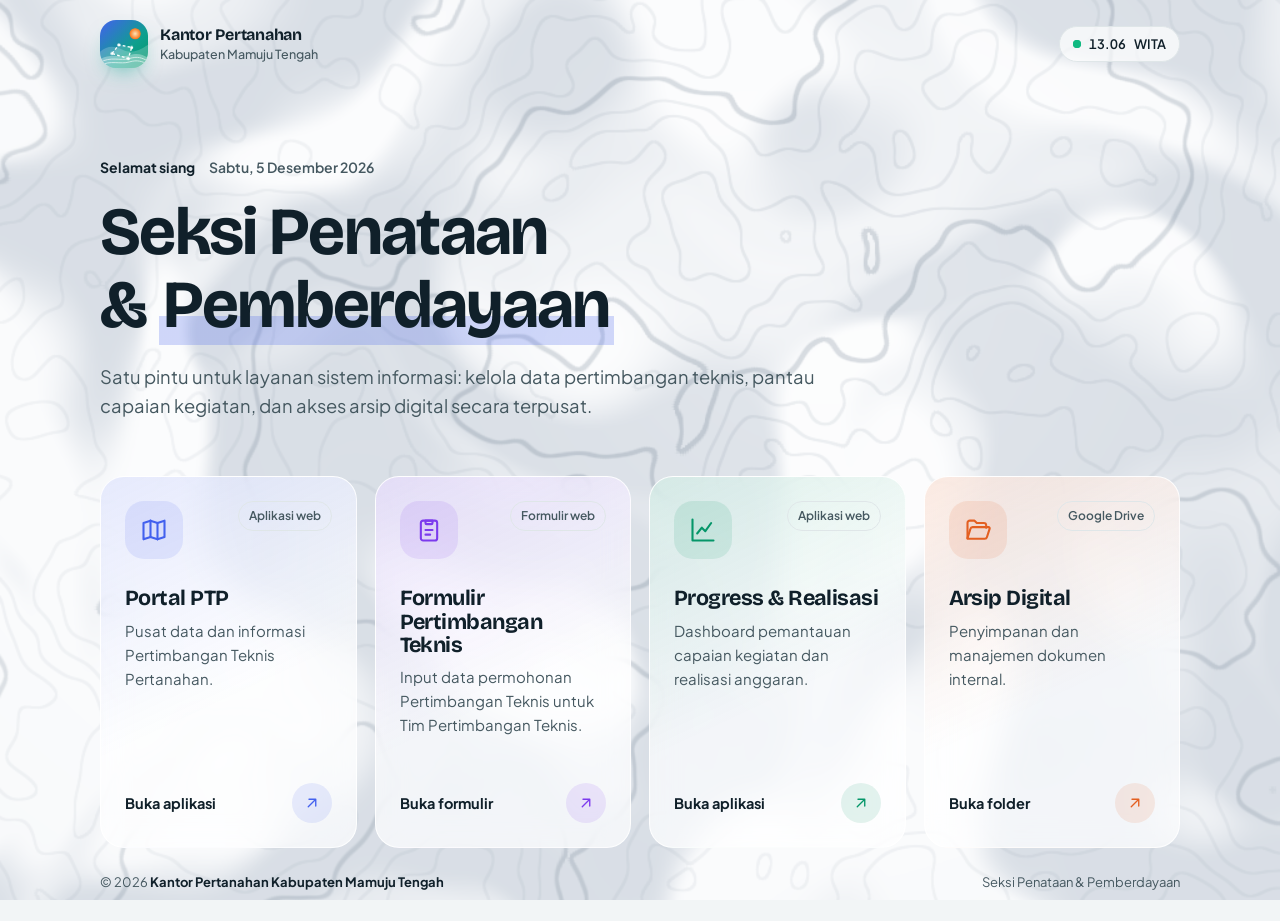
<file: seksi3-hub/index.html>
<!DOCTYPE html>
<html lang="id">

<head>
    <meta charset="UTF-8">
    <meta name="viewport" content="width=device-width, initial-scale=1, viewport-fit=cover">
    <title>Portal Seksi Penataan & Pemberdayaan | Kantah Kab Mamuju Tengah</title>
    <meta name="description"
        content="Portal layanan terpadu Seksi Penataan dan Pemberdayaan, Kantor Pertanahan Kabupaten Mamuju Tengah: pertimbangan teknis, pemantauan realisasi, dan arsip digital.">
    <meta name="theme-color" content="#f2f5f6" media="(prefers-color-scheme: light)">
    <meta name="theme-color" content="#0c1216" media="(prefers-color-scheme: dark)">
    <link rel="icon"
        href="data:image/svg+xml,%3Csvg xmlns='http://www.w3.org/2000/svg' viewBox='0 0 100 100'%3E%3Ctext y='.9em' font-size='90'%3E%F0%9F%8F%9B%EF%B8%8F%3C/text%3E%3C/svg%3E">
    <link rel="preconnect" href="https://fonts.googleapis.com">
    <link rel="preconnect" href="https://fonts.gstatic.com" crossorigin>
    <link
        href="https://fonts.googleapis.com/css2?family=Bricolage+Grotesque:opsz,wght@12..96,600;12..96,700&family=Plus+Jakarta+Sans:wght@400;500;600;700&display=swap"
        rel="stylesheet">
    <style>
        :root {
            --glass: rgba(255, 255, 255, .7);
            --glass-line: rgba(255, 255, 255, .85);
            --a: .42;
            --bg: #f2f5f6;
            --card: #fff;
            --line: #dfe6e8;
            --ink: #10202a;
            --mut: #455860;
            --grid: rgba(16, 32, 42, .045)
        }

        @media(prefers-color-scheme:dark) {
            :root {
                --glass: rgba(19, 27, 33, .62);
                --glass-line: rgba(255, 255, 255, .09);
                --a: .34;
                --bg: #0c1216;
                --card: #131b21;
                --line: #233038;
                --ink: #eaf1f0;
                --mut: #8fa1a6;
                --grid: rgba(255, 255, 255, .04)
            }
        }

        * {
            box-sizing: border-box;
            margin: 0
        }

        html {
            -webkit-text-size-adjust: 100%
        }

        body {
            min-height: 100vh;
            min-height: 100dvh;
            display: flex;
            flex-direction: column;
            font: 16px/1.6 'Plus Jakarta Sans', system-ui, sans-serif;
            color: var(--ink);
            background: var(--bg);
            -webkit-font-smoothing: antialiased
        }

        ::selection {
            background: #4361EE;
            color: #fff
        }

        h1,
        h2 {
            font-family: 'Bricolage Grotesque', 'Plus Jakarta Sans', sans-serif;
            letter-spacing: -.025em;
            line-height: 1.08
        }

        .sr {
            position: absolute;
            width: 1px;
            height: 1px;
            overflow: hidden;
            clip: rect(0 0 0 0);
            white-space: nowrap
        }

        svg.i {
            width: 1em;
            height: 1em;
            fill: none;
            stroke: currentColor;
            stroke-width: 1.8;
            stroke-linecap: round;
            stroke-linejoin: round;
            flex: none
        }

        /* Latar: grid halus + dua cahaya lembut */
        .bg {
            position: fixed;
            inset: 0;
            z-index: -1;
            pointer-events: none;
            overflow: hidden;
            background-image: linear-gradient(90deg, var(--grid) 1px, transparent 1px), linear-gradient(var(--grid) 1px, transparent 1px);
            background-size: 48px 48px;
            -webkit-mask-image: radial-gradient(ellipse 80% 70% at 50% 0, #000 30%, transparent 80%);
            mask-image: radial-gradient(ellipse 80% 70% at 50% 0, #000 30%, transparent 80%)
        }

        .aurora {
            position: fixed;
            inset: -12%;
            z-index: -2;
            pointer-events: none;
            transform: translate3d(var(--px, 0px), var(--py, 0px), 0);
            transition: transform .9s cubic-bezier(.2, .8, .2, 1)
        }

        .blob {
            position: absolute;
            width: min(78vw, 740px);
            aspect-ratio: 1;
            border-radius: 50%;
            background: radial-gradient(circle, rgb(var(--c)/calc(var(--m, 1)*var(--a))) 0, transparent 66%);
            will-change: transform;
            animation: fa var(--t, 20s) ease-in-out infinite alternate
        }

        .b1 {
            --c: 148 163 184;
            top: 2%;
            left: -4%
        }

        .b2 {
            --c: 203 213 225;
            top: -2%;
            right: -6%;
            --t: 26s;
            animation-name: fb
        }

        .b3 {
            --c: 148 163 184;
            top: 40%;
            left: 32%;
            --t: 23s;
            animation-name: fc;
            width: min(62vw, 560px)
        }

        .b4 {
            --c: 203 213 225;
            bottom: -2%;
            left: -6%;
            --t: 29s;
            animation-name: fb;
            --m: .85
        }

        .b5 {
            --c: 148 163 184;
            bottom: -6%;
            right: -4%;
            --t: 21s;
            animation-name: fa;
            --m: .8
        }

        /* Top bar */
        .wrap {
            width: 100%;
            max-width: 1120px;
            margin: 0 auto;
            padding: 0 20px
        }

        .bar {
            display: flex;
            align-items: center;
            justify-content: space-between;
            gap: 12px;
            padding-top: max(20px, env(safe-area-inset-top))
        }

        .brand {
            display: flex;
            align-items: center;
            gap: 12px;
            min-width: 0
        }

        .logo {
            display: block;
            width: 48px;
            height: 48px;
            border-radius: 16px;
            flex: none;
            box-shadow: 0 10px 22px -10px rgba(14, 159, 142, .75), 0 0 0 1px rgba(255, 255, 255, .35) inset;
            animation: logoin .9s cubic-bezier(.3, 1.5, .5, 1) both;
            transition: transform .45s cubic-bezier(.3, 1.6, .5, 1)
        }

        .logo svg {
            display: block;
            width: 100%;
            height: 100%;
            border-radius: inherit
        }

        .brand:hover .logo {
            transform: rotate(-6deg) scale(1.08)
        }

        .sun {
            transform-box: fill-box;
            transform-origin: center;
            animation: sun 5s ease-in-out infinite alternate;
            transition: transform .6s cubic-bezier(.3, 1.4, .5, 1)
        }

        .halo {
            transform-box: fill-box;
            transform-origin: center;
            animation: halo 2.8s ease-out infinite
        }

        .parcel {
            stroke-dasharray: 3.2 2.6;
            animation: flow 1.8s linear infinite
        }

        .brand:hover .parcel {
            animation-duration: .6s
        }

        .brand:hover .sun {
            transform: translateY(-3px) scale(1.12)
        }

        .pts circle {
            transform-box: fill-box;
            transform-origin: center;
            animation: pop .5s cubic-bezier(.3, 1.7, .5, 1) both
        }

        .pts circle:nth-child(1) {
            animation-delay: .5s
        }

        .pts circle:nth-child(2) {
            animation-delay: .62s
        }

        .pts circle:nth-child(3) {
            animation-delay: .74s
        }

        .pts circle:nth-child(4) {
            animation-delay: .86s
        }

        .word b {
            display: block;
            font: 700 16px/1.15 'Bricolage Grotesque', 'Plus Jakarta Sans', sans-serif;
            letter-spacing: -.015em
        }

        .word span {
            display: block;
            margin-top: 2px;
            font-size: 12.5px;
            font-weight: 500;
            color: var(--mut);
            line-height: 1.2
        }

        .clock {
            display: inline-flex;
            align-items: center;
            gap: 8px;
            padding: 7px 13px;
            border: 1px solid var(--line);
            border-radius: 99px;
            background: var(--glass);
            -webkit-backdrop-filter: blur(12px);
            backdrop-filter: blur(12px);
            font-size: 13px;
            font-weight: 600;
            font-variant-numeric: tabular-nums;
            white-space: nowrap
        }

        .live {
            position: relative;
            width: 8px;
            height: 8px;
            border-radius: 50%;
            background: #10b981
        }

        .live::after {
            content: "";
            position: absolute;
            inset: 0;
            border-radius: 50%;
            background: inherit;
            animation: ping 1.8s cubic-bezier(0, 0, .2, 1) infinite
        }

        /* Hero */
        main {
            flex: 1;
            padding-bottom: 40px
        }

        .hero {
            padding: clamp(40px, 9vw, 88px) 0 clamp(32px, 6vw, 56px)
        }

        .greet {
            display: flex;
            flex-wrap: wrap;
            gap: 6px 14px;
            align-items: center;
            margin-bottom: 18px;
            font-size: 14px;
            font-weight: 600;
            color: var(--mut)
        }

        .greet b {
            color: var(--ink)
        }

        .hero h1 {
            font-size: clamp(2.3rem, 7vw, 4.2rem);
            max-width: 15ch;
            text-wrap: balance
        }

        .hero h1 span {
            background: linear-gradient(transparent 64%, rgba(67, 97, 238, .24) 64%);
            padding: 0 .06em
        }

        .lead {
            margin-top: 20px;
            max-width: 56ch;
            color: var(--mut);
            font-size: clamp(1rem, 2.4vw, 1.15rem)
        }

        /* Kartu aplikasi */
        .grid {
            display: grid;
            grid-template-columns: minmax(0, 1fr);
            gap: 16px
        }

        .card {
            --mx: 50%;
            --my: 0%;
            position: relative;
            isolation: isolate;
            display: flex;
            flex-direction: column;
            padding: 24px;
            border-radius: 24px;
            background: linear-gradient(155deg, rgb(var(--ac)/.13), transparent 58%), var(--glass);
            border: 1px solid var(--glass-line);
            -webkit-backdrop-filter: blur(14px) saturate(1.5);
            backdrop-filter: blur(14px) saturate(1.5);
            color: inherit;
            text-decoration: none;
            overflow: hidden;
            -webkit-tap-highlight-color: transparent;
            transition: transform .4s cubic-bezier(.2, .8, .2, 1), border-color .25s, box-shadow .4s
        }

        .card::before {
            content: "";
            position: absolute;
            inset: 0;
            z-index: -1;
            opacity: 0;
            transition: opacity .3s;
            background: radial-gradient(460px circle at var(--mx) var(--my), rgb(var(--ac)/.15), transparent 60%)
        }

        .card:hover,
        .card:focus-visible {
            transform: translateY(-5px);
            border-color: rgb(var(--ac)/.55);
            box-shadow: 0 22px 44px -22px rgb(var(--ac)/.5)
        }

        .card:hover::before,
        .card:focus-visible::before {
            opacity: 1
        }

        .card:active {
            transform: translateY(-1px) scale(.99)
        }

        .card:focus-visible {
            outline: 3px solid rgb(var(--ac)/.55);
            outline-offset: 3px
        }

        .top {
            display: flex;
            justify-content: space-between;
            align-items: flex-start;
            gap: 12px;
            margin-bottom: 28px
        }

        .chip {
            width: 58px;
            height: 58px;
            border-radius: 19px;
            display: grid;
            place-items: center;
            font-size: 28px;
            background: rgb(var(--ac)/.11);
            color: rgb(var(--ac));
            transition: transform .45s cubic-bezier(.3, 1.6, .5, 1)
        }

        .card:hover .chip {
            transform: rotate(-7deg) scale(1.08)
        }

        .meta {
            display: flex;
            flex-direction: column;
            align-items: flex-end;
            gap: 6px
        }

        .tag {
            display: inline-flex;
            align-items: center;
            gap: 6px;
            padding: 4px 10px;
            border: 1px solid var(--line);
            border-radius: 99px;
            font-size: 12px;
            font-weight: 600;
            color: var(--mut)
        }

        .last {
            padding: 3px 9px;
            border-radius: 99px;
            background: rgb(var(--ac)/.12);
            color: rgb(var(--ac));
            font-size: 11.5px;
            font-weight: 700;
            animation: pop .4s cubic-bezier(.3, 1.6, .5, 1)
        }

        .card h2 {
            font-size: 1.5rem;
            margin-bottom: 8px
        }

        .card p {
            flex: 1;
            color: var(--mut);
            font-size: 15px
        }

        .foot {
            display: flex;
            align-items: center;
            justify-content: space-between;
            margin-top: 28px;
            padding-top: 18px;
            font-size: 14.5px;
            font-weight: 700
        }

        .go {
            width: 40px;
            height: 40px;
            border-radius: 50%;
            display: grid;
            place-items: center;
            font-size: 18px;
            background: rgb(var(--ac)/.11);
            color: rgb(var(--ac));
            transition: background .25s, color .25s, transform .35s cubic-bezier(.3, 1.4, .5, 1)
        }

        .card:hover .go,
        .card:focus-visible .go {
            background: rgb(var(--ac));
            color: #fff;
            transform: rotate(45deg)
        }

        footer {
            padding: 24px 0 max(28px, env(safe-area-inset-bottom));
        }

        footer .wrap {
            display: flex;
            flex-wrap: wrap;
            justify-content: space-between;
            gap: 6px 24px;
            font-size: 13px;
            color: var(--mut)
        }

        footer b {
            color: var(--ink)
        }

        .gl #gl {
            display: block
        }

        .gl .aurora,
        .gl .bg {
            display: none
        }

        #gl {
            display: none;
            position: fixed;
            inset: 0;
            width: 100%;
            height: 100%;
            z-index: -2;
            pointer-events: none
        }

        @supports not ((backdrop-filter:blur(1px)) or (-webkit-backdrop-filter:blur(1px))) {
            :root {
                --glass: rgba(255, 255, 255, .93)
            }
        }

        .rise {
            animation: rise .85s cubic-bezier(.2, .8, .2, 1) both;
            animation-delay: calc(var(--i, 0)*.09s)
        }

        @keyframes rise {
            from {
                opacity: 0;
                transform: translateY(22px)
            }
        }

        @keyframes logoin {
            from {
                opacity: 0;
                transform: scale(.5) rotate(-14deg)
            }
        }

        @keyframes sun {
            to {
                transform: translateY(-2.5px)
            }
        }

        @keyframes halo {
            0% {
                transform: scale(.8);
                opacity: .7
            }

            100% {
                transform: scale(2.3);
                opacity: 0
            }
        }

        @keyframes flow {
            to {
                stroke-dashoffset: -5.8
            }
        }

        @keyframes pop {
            from {
                transform: scale(.4);
                opacity: 0
            }
        }

        @keyframes ping {

            75%,
            100% {
                transform: scale(2.6);
                opacity: 0
            }
        }

        @keyframes fa {
            0% {
                transform: translate3d(0, 0, 0) scale(1)
            }

            50% {
                transform: translate3d(10vw, 8vh, 0) scale(1.18)
            }

            100% {
                transform: translate3d(20vw, -4vh, 0) scale(.92)
            }
        }

        @keyframes fb {
            0% {
                transform: translate3d(0, 0, 0) scale(1.1)
            }

            50% {
                transform: translate3d(-12vw, 10vh, 0) scale(.9)
            }

            100% {
                transform: translate3d(-4vw, 18vh, 0) scale(1.2)
            }
        }

        @keyframes fc {
            0% {
                transform: translate3d(-8vw, 0, 0) scale(.9)
            }

            50% {
                transform: translate3d(6vw, -12vh, 0) scale(1.2)
            }

            100% {
                transform: translate3d(14vw, 6vh, 0) scale(1)
            }
        }

        @media(min-width:640px) {
            .grid {
                grid-template-columns: repeat(2, minmax(0, 1fr));
                gap: 20px
            }

            .card {
                padding: 28px
            }
        }

        @media(min-width:1100px) {
            .grid {
                grid-template-columns: repeat(4, minmax(0, 1fr));
                gap: 18px
            }

            .card {
                padding: 24px
            }

            .card h2 {
                font-size: 1.35rem
            }
        }

        @media(max-width:420px) {
            .word span {
                display: none
            }

            .clock .z {
                display: none
            }
        }

        @media(prefers-reduced-motion:reduce) {

            *,
            *::before,
            *::after {
                animation-duration: .01ms !important;
                animation-delay: 0s !important;
                transition-duration: .01ms !important
            }
        }
    </style>
</head>

<body>
    <div class="aurora" aria-hidden="true"><i class="blob b1"></i><i class="blob b2"></i><i class="blob b3"></i><i
            class="blob b4"></i><i class="blob b5"></i></div>
    <div class="bg" aria-hidden="true"></div>

    <div class="wrap">
        <div class="bar rise">
            <div class="brand">
                <i class="logo" aria-hidden="true">
                    <svg viewBox="0 0 56 56">
                        <defs>
                            <linearGradient id="lg" x1="0" y1="0" x2="1" y2="1">
                                <stop offset="0" stop-color="#4361EE" />
                                <stop offset=".6" stop-color="#0E9F8E" />
                                <stop offset="1" stop-color="#059669" />
                            </linearGradient>
                            <radialGradient id="ls" cx=".5" cy=".5" r=".5">
                                <stop offset="0" stop-color="#FFE3B8" />
                                <stop offset="1" stop-color="#F97316" />
                            </radialGradient>
                        </defs>
                        <rect width="56" height="56" fill="url(#lg)" />
                        <circle class="halo" cx="41" cy="16" r="6" fill="#FDBA74" opacity=".6" />
                        <circle class="sun" cx="41" cy="16" r="6.5" fill="url(#ls)" />
                        <path d="M0 37C10 28 19 31 27 35S45 37 56 29V56H0z" fill="#fff" opacity=".2" />
                        <path d="M0 46C12 38 24 44 34 41S49 40 56 44V56H0z" fill="#fff" opacity=".32" />
                        <g fill="none" stroke="#fff" stroke-linecap="round" stroke-width="1.1" opacity=".65">
                            <path d="M0 49.500C12 42 24 48 34 45S49 44 56 48" />
                            <path d="M0 53C12 46.500 24 52 34 49S49 48.500 56 51.500" />
                        </g>
                        <path class="parcel" d="M14 39 22 29 37 32 33 45z" fill="rgba(255,255,255,.16)" stroke="#fff"
                            stroke-width="1.5" stroke-linejoin="round" />
                        <g class="pts" fill="#fff">
                            <circle cx="14" cy="39" r="1.8" />
                            <circle cx="22" cy="29" r="1.8" />
                            <circle cx="37" cy="32" r="1.8" />
                            <circle cx="33" cy="45" r="1.8" />
                        </g>
                    </svg>
                </i>
                <div class="word"><b>Kantor Pertanahan</b><span>Kabupaten Mamuju Tengah</span></div>
            </div>
            <div class="clock" aria-label="Waktu setempat"><i class="live"></i><span id="time">--.--</span><span
                    class="z">WITA</span></div>
        </div>
    </div>

    <main class="wrap">
        <section class="hero">
            <p class="greet rise" style="--i:1"><b id="hello">Selamat datang</b><span id="date"></span></p>
            <h1 class="rise" style="--i:2">Seksi Penataan &amp; <span>Pemberdayaan</span></h1>
            <p class="lead rise" style="--i:3">Satu pintu untuk layanan sistem informasi: kelola data pertimbangan
                teknis, pantau capaian kegiatan, dan akses arsip digital secara terpusat.</p>
        </section>

        <nav class="grid" aria-label="Aplikasi">
            <a class="card rise" style="--i:4;--ac:67 97 238" data-k="ptp" target="_blank" rel="noopener noreferrer"
                href="https://script.google.com/macros/s/AKfycbyMWhk7sa-hIj6ppu5guZ3pNMP_VB-8lYCzqACk9oeIMRiECPD7nIl0jMxEDxS_S161/exec">
                <div class="top">
                    <span class="chip"><svg class="i" viewBox="0 0 24 24">
                            <path d="M9 4 3 6v14l6-2 6 2 6-2V4l-6 2z" />
                            <path d="M9 4v14M15 6v14" />
                        </svg></span>
                    <div class="meta"><span class="tag">Aplikasi web</span><span class="last" hidden>Terakhir
                            dibuka</span></div>
                </div>
                <h2>Portal PTP</h2>
                <p>Pusat data dan informasi Pertimbangan Teknis Pertanahan.</p>
                <div class="foot"><span>Buka aplikasi<span class="sr"> (tab baru)</span></span><span class="go"><svg
                            class="i" viewBox="0 0 24 24">
                            <path d="M7 17 17 7M8 7h9v9" />
                        </svg></span></div>
            </a>

            <!-- GANTI href di bawah dengan URL web app Formulir Pertimbangan Teknis -->
            <!-- <a class="card rise" style="--i:5;--ac:124 58 237" data-k="formulir" target="_blank"
                rel="noopener noreferrer" href="https://script.google.com/macros/s/AKfycbzXWbTy8UVoqDike-MR4ngxq9gVoH-_oShQ7Mzm8p5u14UgvmXiR0-rMQo1xCLS2eah/exec"> -->
            <a class="card rise" style="--i:5;--ac:124 58 237" data-k="formulir"
                rel="noopener noreferrer" href="#">
                <div class="top">
                    <span class="chip"><svg class="i" viewBox="0 0 24 24">
                            <rect x="5" y="4" width="14" height="17" rx="2" />
                            <path d="M9 4h6v2a1 1 0 0 1-1 1h-4a1 1 0 0 1-1-1zM9 12h6M9 16h4" />
                        </svg></span>
                    <div class="meta"><span class="tag">Formulir web</span><span class="last" hidden>Terakhir
                            dibuka</span></div>
                </div>
                <h2>Formulir Pertimbangan Teknis</h2>
                <p>Input data permohonan Pertimbangan Teknis untuk Tim Pertimbangan Teknis.</p>
                <div class="foot"><span>Buka formulir<span class="sr"> (tab baru)</span></span><span class="go"><svg
                            class="i" viewBox="0 0 24 24">
                            <path d="M7 17 17 7M8 7h9v9" />
                        </svg></span></div>
            </a>

            <a class="card rise" style="--i:6;--ac:5 150 105" data-k="progress" target="_blank"
                rel="noopener noreferrer"
                href="https://script.google.com/macros/s/AKfycbxpGl52XGHDF4EKBLpKZo-t9g0PAliISScutpE7ghm_gYAbRsJZuar76Q28HhFMwcM9Wg/exec">
                <div class="top">
                    <span class="chip"><svg class="i" viewBox="0 0 24 24">
                            <path d="M3 3v18h18" />
                            <path d="m7 15 4-5 3 3 5-7" />
                        </svg></span>
                    <div class="meta"><span class="tag">Aplikasi web</span><span class="last" hidden>Terakhir
                            dibuka</span></div>
                </div>
                <h2>Progress &amp; Realisasi</h2>
                <p>Dashboard pemantauan capaian kegiatan dan realisasi anggaran.</p>
                <div class="foot"><span>Buka aplikasi<span class="sr"> (tab baru)</span></span><span class="go"><svg
                            class="i" viewBox="0 0 24 24">
                            <path d="M7 17 17 7M8 7h9v9" />
                        </svg></span></div>
            </a>

            <a class="card rise" style="--i:7;--ac:227 95 33" data-k="arsip" target="_blank" rel="noopener noreferrer"
                href="https://drive.google.com/drive/folders/1M0gh3-Ttj9FpfS8m6Fu6e8Nh2B4kLyZd?usp=drive_link">
                <div class="top">
                    <span class="chip"><svg class="i" viewBox="0 0 24 24">
                            <path d="M3 19V6a2 2 0 0 1 2-2h4l2 2h6a2 2 0 0 1 2 2v2" />
                            <path
                                d="m3 19 2.5-8a2 2 0 0 1 2-1.5H21a1 1 0 0 1 1 1.3L19.700 18a2 2 0 0 1-1.900 1.500H3z" />
                        </svg></span>
                    <div class="meta"><span class="tag">Google Drive</span><span class="last" hidden>Terakhir
                            dibuka</span></div>
                </div>
                <h2>Arsip Digital</h2>
                <p>Penyimpanan dan manajemen dokumen internal.</p>
                <div class="foot"><span>Buka folder<span class="sr"> (tab baru)</span></span><span class="go"><svg
                            class="i" viewBox="0 0 24 24">
                            <path d="M7 17 17 7M8 7h9v9" />
                        </svg></span></div>
            </a>
        </nav>
    </main>

    <footer>
        <div class="wrap"><span>&copy; <span id="yr"></span> <b>Kantor Pertanahan Kabupaten Mamuju
                    Tengah</b></span><span>Seksi Penataan &amp; Pemberdayaan</span></div>
    </footer>

    <script>
        const $ = (s, r = document) => r.querySelector(s), $$ = (s, r = document) => [...r.querySelectorAll(s)];
        $('#yr').textContent = new Date().getFullYear();

        // Salam, tanggal, dan jam (WITA)
        const tz = 'Asia/Makassar';
        function tick() {
            const d = new Date();
            const h = +new Intl.DateTimeFormat('id-ID', { timeZone: tz, hour: 'numeric', hour12: false }).format(d) % 24;
            $('#time').textContent = new Intl.DateTimeFormat('id-ID', { timeZone: tz, hour: '2-digit', minute: '2-digit', hour12: false }).format(d).replace(':', '.');
            $('#hello').textContent = 'Selamat ' + (h >= 5 && h < 11 ? 'pagi' : h >= 11 && h < 15 ? 'siang' : h >= 15 && h < 18 ? 'sore' : 'malam');
            $('#date').textContent = new Intl.DateTimeFormat('id-ID', { timeZone: tz, weekday: 'long', day: 'numeric', month: 'long', year: 'numeric' }).format(d);
        }
        tick(); setInterval(tick, 20000);

        // Kartu: cahaya mengikuti kursor, memori "terakhir dibuka", latar bergeser halus mengikuti kursor
        const cards = $$('.card');
        let last = null; try { last = localStorage.getItem('portal:last') } catch (e) { }
        cards.forEach(c => {
            if (c.dataset.k === last) $('.last', c).hidden = false;
            c.addEventListener('pointermove', e => {
                const r = c.getBoundingClientRect();
                c.style.setProperty('--mx', (e.clientX - r.left) + 'px'); c.style.setProperty('--my', (e.clientY - r.top) + 'px');
            });
            c.addEventListener('click', () => {
                try { localStorage.setItem('portal:last', c.dataset.k) } catch (e) { }
                $$('.last').forEach(l => l.hidden = true); $('.last', c).hidden = false;
            });
        });
        if (matchMedia('(pointer:fine)').matches) {
            let raf; const root = document.documentElement.style;
            addEventListener('pointermove', e => {
                cancelAnimationFrame(raf); raf = requestAnimationFrame(() => {
                    root.setProperty('--px', ((e.clientX / innerWidth - .5) * -60).toFixed(1) + 'px');
                    root.setProperty('--py', ((e.clientY / innerHeight - .5) * -60).toFixed(1) + 'px');
                });
            }, { passive: true });
        }

        // Latar WebGL: medan topografi berwarna yang mengalir, garis kontur bereaksi pada kursor / sentuhan
        (function () {
            if (/[?&]gl=off\b/.test(location.search)) return; // uji: tambahkan ?gl=off untuk mematikan WebGL
            const cv = document.createElement('canvas'); cv.id = 'gl'; cv.setAttribute('aria-hidden', 'true');
            const opt = { antialias: false, alpha: false, powerPreference: 'low-power' };
            const gl = cv.getContext('webgl2', opt) || cv.getContext('webgl', opt);
            if (!gl) return; // fallback: latar CSS (aurora) tetap dipakai
            const isGL2 = typeof WebGL2RenderingContext !== 'undefined' && gl instanceof WebGL2RenderingContext;

            // 1) Wajib presisi float 32-bit. GPU yang hanya mediump (16-bit) membuat noise rusak -> pakai latar CSS.
            const hp = gl.getShaderPrecisionFormat(gl.FRAGMENT_SHADER, gl.HIGH_FLOAT);
            if (!hp || hp.precision < 16) return;

            // 2) Turunan (fwidth) untuk ketebalan garis: bawaan di WebGL2, ekstensi di WebGL1.
            //    Jika tidak tersedia, ketebalan dihitung dari resolusi (bukan konstanta) agar garis tetap tipis.
            const ext = isGL2 ? true : gl.getExtension('OES_standard_derivatives');
            const head = (isGL2
                ? '#version 300 es\nprecision highp float;\nout vec4 oc;\n#define FW(x) fwidth(x)\n#define OUT(c) oc=c\n'
                : (ext ? '#extension GL_OES_standard_derivatives : enable\nprecision highp float;\n#define FW(x) fwidth(x)\n'
                    : 'precision highp float;\n#define FW(x) (18./uRes.y)\n') + '#define OUT(c) gl_FragColor=c\n');
            const VS = isGL2
                ? '#version 300 es\nin vec2 a;void main(){gl_Position=vec4(a,0.,1.);}'
                : 'attribute vec2 a;void main(){gl_Position=vec4(a,0.,1.);}';

            // 3) Simplex noise (Ashima/McEwan, MIT) menggantikan value noise.
            //    Value noise berbasis kisi membuat kontur lurus mengikuti sumbu (garis vertikal/horizontal)
            //    dan hash-nya rapuh di GPU tertentu. Simplex tidak punya artefak kisi.
            const FS = head + `
uniform vec2 uRes,uM,uC; uniform float uT,uDark,uAge;
vec2 mod289(vec2 x){return x-floor(x*(1./289.))*289.;}
vec3 mod289(vec3 x){return x-floor(x*(1./289.))*289.;}
vec3 permute(vec3 x){return mod289(((x*34.)+1.)*x);}
float snoise(vec2 v){
  const vec4 C=vec4(.211324865405187,.366025403784439,-.577350269189626,.024390243902439);
  vec2 i=floor(v+dot(v,C.yy));
  vec2 x0=v-i+dot(i,C.xx);
  vec2 i1=(x0.x>x0.y)?vec2(1.,0.):vec2(0.,1.);
  vec4 x12=x0.xyxy+C.xxzz;
  x12.xy-=i1;
  i=mod289(i);
  vec3 p=permute(permute(i.y+vec3(0.,i1.y,1.))+i.x+vec3(0.,i1.x,1.));
  vec3 m=max(.5-vec3(dot(x0,x0),dot(x12.xy,x12.xy),dot(x12.zw,x12.zw)),0.);
  m=m*m; m=m*m;
  vec3 x=2.*fract(p*C.www)-1.;
  vec3 h=abs(x)-.5;
  vec3 ox=floor(x+.5);
  vec3 a0=x-ox;
  m*=1.79284291400159-.85373472095314*(a0*a0+h*h);
  vec3 g;
  g.x=a0.x*x0.x+h.x*x0.y;
  g.yz=a0.yz*x12.xz+h.yz*x12.yw;
  return 130.*dot(m,g);
}
float fbm4(vec2 p){float v=0.,a=.5;for(int i=0;i<4;i++){v+=a*(snoise(p)*.5+.5);p=p*2.03+vec2(17.,9.);a*=.5;}return v;}
float fbm(vec2 p){float v=0.,a=.67;for(int i=0;i<2;i++){v+=a*(snoise(p)*.5+.5);p=p*2.03+vec2(17.,9.);a*=.5;}return v;}
void main(){
  vec2 uv=gl_FragCoord.xy/uRes; float asp=uRes.x/uRes.y;
  vec2 p=vec2(uv.x*asp,uv.y), m=vec2(uM.x*asp,uM.y), c=vec2(uC.x*asp,uC.y);
  float t=uT*.045, d=distance(p,m), rc=distance(p,c);
  // tinggi medan: noise mengalir + bukit di bawah kursor + riak saat klik
  float h=fbm4(p*1.5+vec2(t,-t*.6));
  h+=.2*exp(-d*d*12.);
  float rr=rc-uAge*.55;
  h+=.12*exp(-rr*rr*160.)*exp(-uAge*1.6);
  float lv=h*13.;
  float fw=clamp(FW(lv),.0008,.35);
  float l1=1.-smoothstep(fw*.5,fw*1.5,abs(fract(lv)-.5));
  float fw5=fw/5.;
  float l5=1.-smoothstep(fw5*.9,fw5*2.4,abs(fract(lv/5.)-.5));
  // medan warna (domain warping)
  vec2 q=vec2(fbm(p*1.1+vec2(t*2.,0.)),fbm(p*1.1+vec2(5.2,1.3)-t*1.6));
  // palet netral: putih -> soft grey (mode gelap: charcoal -> slate)
  float fld=smoothstep(.30,.70,fbm(p*.9+q*1.7+t));
  vec3 c1=mix(vec3(.985,.988,.992),vec3(.058,.078,.094),uDark);
  vec3 c2=mix(vec3(.850,.872,.900),vec3(.125,.155,.185),uDark);
  vec3 o=mix(c1,c2,fld);
  o=mix(o,c2,.18*smoothstep(.25,1.15,length(uv-vec2(.5,.55))));
  o=mix(o,mix(vec3(1.),vec3(.18,.22,.27),uDark),.22*exp(-d*d*9.));
  vec3 lc=mix(vec3(.30,.38,.46),vec3(.85,.90,.95),uDark);
  float boost=1.+.7*exp(-d*d*7.);
  o=mix(o,lc,clamp((l1*.06+l5*.11)*boost,0.,.2));
  OUT(vec4(o,1.));
}`;
            const sh = (t, src) => {
                const s = gl.createShader(t); gl.shaderSource(s, src); gl.compileShader(s);
                if (gl.getShaderParameter(s, gl.COMPILE_STATUS)) return s;
                console.warn('Shader gagal:', gl.getShaderInfoLog(s)); return null;
            };
            const v = sh(gl.VERTEX_SHADER, VS), f = sh(gl.FRAGMENT_SHADER, FS);
            if (!v || !f) return;
            const pr = gl.createProgram(); gl.attachShader(pr, v); gl.attachShader(pr, f); gl.linkProgram(pr);
            if (!gl.getProgramParameter(pr, gl.LINK_STATUS)) return;
            gl.useProgram(pr);
            gl.bindBuffer(gl.ARRAY_BUFFER, gl.createBuffer());
            gl.bufferData(gl.ARRAY_BUFFER, new Float32Array([-1, -1, 3, -1, -1, 3]), gl.STATIC_DRAW);
            const loc = gl.getAttribLocation(pr, 'a'); gl.enableVertexAttribArray(loc); gl.vertexAttribPointer(loc, 2, gl.FLOAT, false, 0, 0);
            const U = n => gl.getUniformLocation(pr, n), uRes = U('uRes'), uT = U('uT'), uM = U('uM'), uD = U('uDark'), uC = U('uC'), uAge = U('uAge');
            document.body.prepend(cv); document.documentElement.classList.add('gl');

            const dark = matchMedia('(prefers-color-scheme: dark)'), reduce = matchMedia('(prefers-reduced-motion: reduce)');
            // HP (layar sentuh) mulai dari resolusi lebih rendah; garis kontur tetap tipis karena dihitung per piksel
            let sc = matchMedia('(pointer:coarse)').matches ? .6 : .8, mx = .5, my = .55, px = .5, py = .55, cx = .5, cy = .5, ct = -99, lastMove = -1e9, raf, last = 0, acc = 0, n = 0;
            const t0 = performance.now();

            function size() {
                const k = sc * Math.min(devicePixelRatio || 1, 1.25);
                cv.width = Math.max(2, Math.round(innerWidth * k)); cv.height = Math.max(2, Math.round(innerHeight * k));
                gl.viewport(0, 0, cv.width, cv.height);
            }
            function draw(t) {
                gl.uniform2f(uRes, cv.width, cv.height); gl.uniform1f(uT, t); gl.uniform2f(uM, mx, my);
                gl.uniform1f(uD, dark.matches ? 1 : 0); gl.uniform2f(uC, cx, cy); gl.uniform1f(uAge, t - ct);
                gl.drawArrays(gl.TRIANGLES, 0, 3);
            }
            function frame(now) {
                raf = requestAnimationFrame(frame);
                const dt = now - last; last = now;
                if (dt > 0 && dt < 200 && ++n && (acc += dt) && n === 40) { if (acc / n > 24 && sc > .5) { sc *= .85; size(); } acc = 0; n = 0; } // resolusi adaptif (batas bawah .5 agar tidak buram)
                const t = (now - t0) / 1000, idle = now - lastMove > 2500;
                const tx = idle ? .5 + .32 * Math.sin(t * .23) : px, ty = idle ? .55 + .26 * Math.cos(t * .19) : py;
                mx += (tx - mx) * .06; my += (ty - my) * .06;
                draw(t);
            }
            addEventListener('pointermove', e => { px = e.clientX / innerWidth; py = 1 - e.clientY / innerHeight; lastMove = performance.now(); }, { passive: true });
            addEventListener('pointerdown', e => { cx = e.clientX / innerWidth; cy = 1 - e.clientY / innerHeight; ct = (performance.now() - t0) / 1000; px = cx; py = cy; lastMove = performance.now(); }, { passive: true });
            let rs; addEventListener('resize', () => { clearTimeout(rs); rs = setTimeout(() => { size(); if (reduce.matches) draw(20); }, 120); });
            document.addEventListener('visibilitychange', () => { cancelAnimationFrame(raf); if (!document.hidden && !reduce.matches) { last = performance.now(); raf = requestAnimationFrame(frame); } });
            cv.addEventListener('webglcontextlost', e => { e.preventDefault(); cancelAnimationFrame(raf); cv.remove(); document.documentElement.classList.remove('gl'); });
            size();
            if (reduce.matches) draw(20); else raf = requestAnimationFrame(frame);
        })();
    </script>
</body>

</html>
</file>
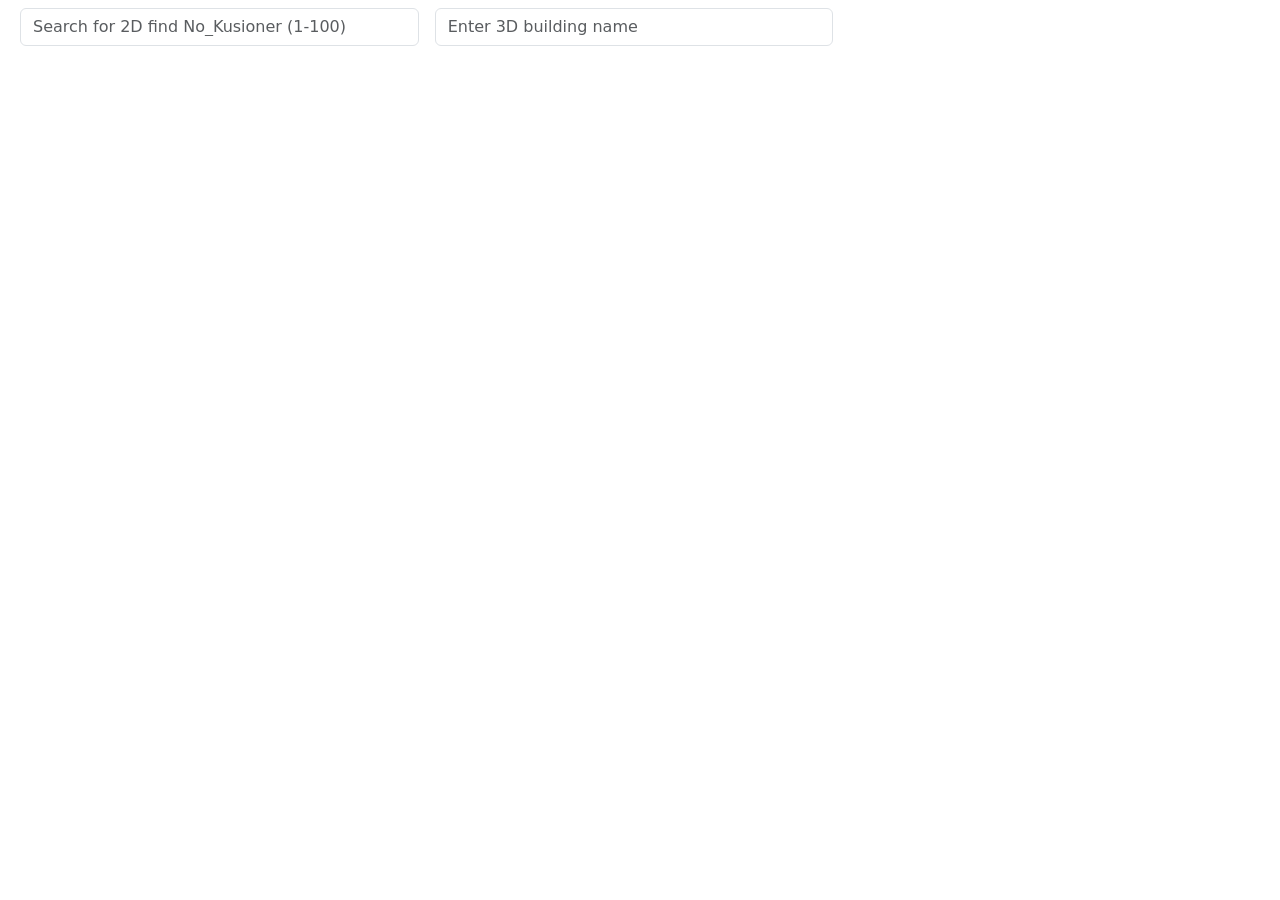
<file: web-geospatial/index.html>
<!DOCTYPE html>
<html lang="en">
  <head>
    <meta charset="utf-8">
    <meta charset="utf-8" />
    <meta http-equiv="X-UA-Compatible" content="IE=edge" />
    <meta
      name="viewport"
      content="width=device-width, initial-scale=1, maximum-scale=1, minimum-scale=1, user-scalable=no"
    />
    <meta name="description" content="Use Viewer to start building new applications or easily embed Cesium into existing applications.">
    <meta name="cesium-sandcastle-labels" content="Beginner, Showcases">

    <!-- Include the CesiumJS JavaScript and CSS files -->
    <script src="https://cesium.com/downloads/cesiumjs/releases/1.124/Build/Cesium/Cesium.js"></script>
    <link href="https://cesium.com/downloads/cesiumjs/releases/1.124/Build/Cesium/Widgets/widgets.css" rel="stylesheet">
    <link rel="stylesheet" href="./css/index.css">
    
    <!-- bootstrap link -->
    <link href="https://cdn.jsdelivr.net/npm/bootstrap@5.0.2/dist/css/bootstrap.min.css" rel="stylesheet" integrity="sha384-EVSTQN3/azprG1Anm3QDgpJLIm9Nao0Yz1ztcQTwFspd3yD65VohhpuuCOmLASjC" crossorigin="anonymous">

    <!-- favicon -->
    <link rel="apple-touch-icon" sizes="180x180" href="./img/apple-touch-icon.png">
    <link rel="icon" type="image/png" sizes="32x32" href="./img/favicon-32x32.png">
    <link rel="icon" type="image/png" sizes="16x16" href="./img/favicon-16x16.png">
    <link rel="manifest" href="./img/site.webmanifest">

    <title>Web Geo - Uswatun Hasanah </title>
  </head>
<body>
  <section class="container-fluid">
    <div class="row position-relative">
      <div id="cesiumContainer" class="fullSize h-100 p-0 m-0"></div>
      <div id="toolbar" class="position-absolute d-flex flex-row col-lg-8">
        <!-- <select class="cesium-button btn-lg" aria-label="Default select example">
          <option selected>Open this select menu</option>
          <option value="1">One</option>
          <option value="2">Two</option>
          <option value="3">Three</option>
        </select> -->
        
        <input
          id="searchBox"
          type="number"
          class="form-control m-2"
          placeholder="Search for 2D find No_Kusioner (1-100)"
          aria-label="Search Box"
        />
        <input type="text" id="inputBuilding" class="form-control m-2" placeholder="Enter 3D building name" />
        <!-- <select id="dropdownBuildings" class="cesium-button btn-lg">
          <option></option>
        </select> -->
      </div>
    </div>
  </section>
  
  <script src="index.js" type="module"></script>
  <script src="https://cdn.jsdelivr.net/npm/bootstrap@5.0.2/dist/js/bootstrap.bundle.min.js" integrity="sha384-MrcW6ZMFYlzcLA8Nl+NtUVF0sA7MsXsP1UyJoMp4YLEuNSfAP+JcXn/tWtIaxVXM" crossorigin="anonymous"></script>
 </div>
</body>
</html>
</file>
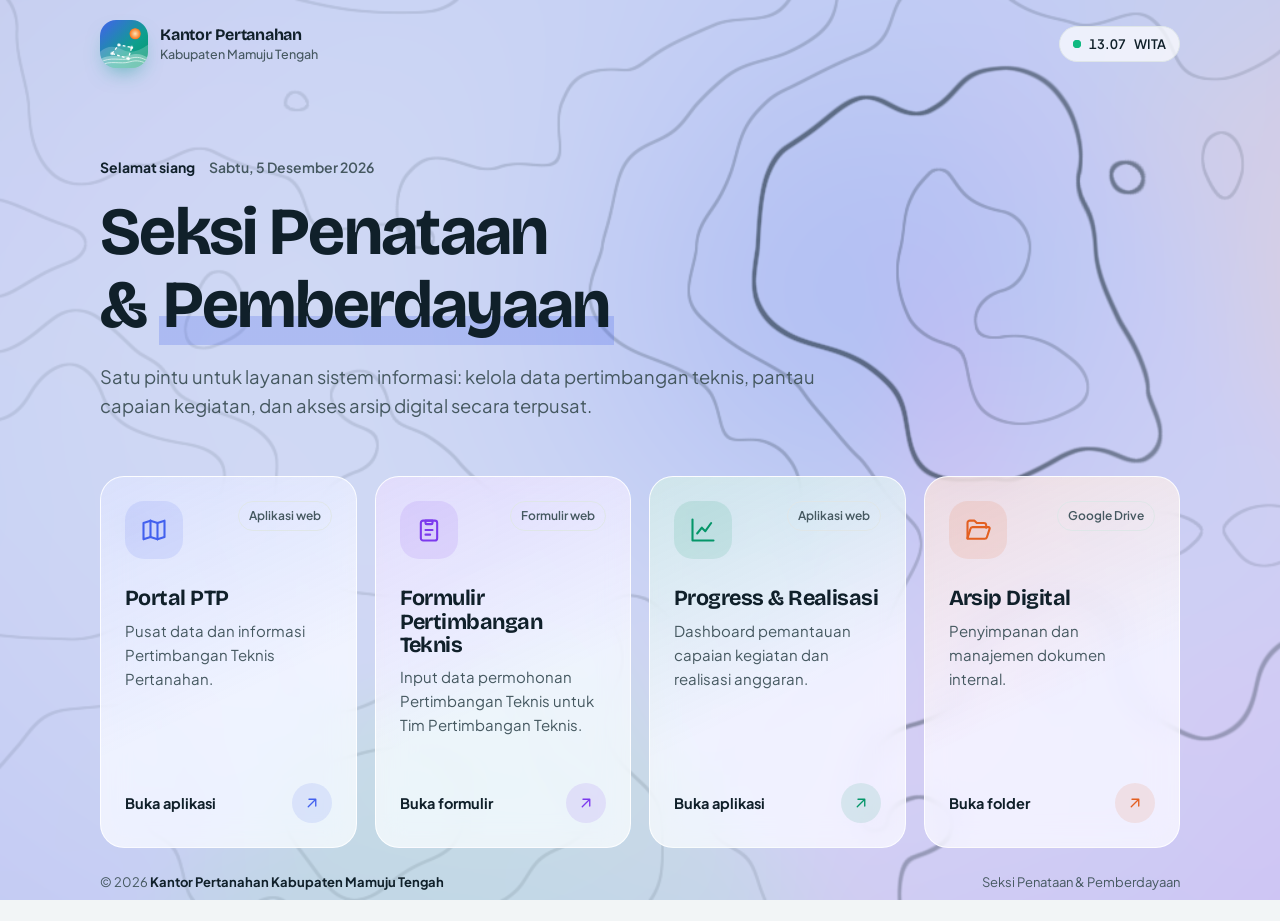
<file: seksi3-hub/index2.html>
<!DOCTYPE html>
<html lang="id">

<head>
    <meta charset="UTF-8">
    <meta name="viewport" content="width=device-width, initial-scale=1, viewport-fit=cover">
    <title>Portal Seksi Penataan & Pemberdayaan | Kantah Kab Mamuju Tengah</title>
    <meta name="description"
        content="Portal layanan terpadu Seksi Penataan dan Pemberdayaan, Kantor Pertanahan Kabupaten Mamuju Tengah: pertimbangan teknis, pemantauan realisasi, dan arsip digital.">
    <meta name="theme-color" content="#f2f5f6" media="(prefers-color-scheme: light)">
    <meta name="theme-color" content="#0c1216" media="(prefers-color-scheme: dark)">
    <link rel="icon"
        href="data:image/svg+xml,%3Csvg xmlns='http://www.w3.org/2000/svg' viewBox='0 0 100 100'%3E%3Ctext y='.9em' font-size='90'%3E%F0%9F%8F%9B%EF%B8%8F%3C/text%3E%3C/svg%3E">
    <link rel="preconnect" href="https://fonts.googleapis.com">
    <link rel="preconnect" href="https://fonts.gstatic.com" crossorigin>
    <link
        href="https://fonts.googleapis.com/css2?family=Bricolage+Grotesque:opsz,wght@12..96,600;12..96,700&family=Plus+Jakarta+Sans:wght@400;500;600;700&display=swap"
        rel="stylesheet">
    <style>
        :root {
            --glass: rgba(255, 255, 255, .7);
            --glass-line: rgba(255, 255, 255, .85);
            --a: .42;
            --bg: #f2f5f6;
            --card: #fff;
            --line: #dfe6e8;
            --ink: #10202a;
            --mut: #455860;
            --grid: rgba(16, 32, 42, .045)
        }

        @media(prefers-color-scheme:dark) {
            :root {
                --glass: rgba(19, 27, 33, .62);
                --glass-line: rgba(255, 255, 255, .09);
                --a: .34;
                --bg: #0c1216;
                --card: #131b21;
                --line: #233038;
                --ink: #eaf1f0;
                --mut: #8fa1a6;
                --grid: rgba(255, 255, 255, .04)
            }
        }

        * {
            box-sizing: border-box;
            margin: 0
        }

        html {
            -webkit-text-size-adjust: 100%
        }

        body {
            min-height: 100vh;
            min-height: 100dvh;
            display: flex;
            flex-direction: column;
            font: 16px/1.6 'Plus Jakarta Sans', system-ui, sans-serif;
            color: var(--ink);
            background: var(--bg);
            -webkit-font-smoothing: antialiased
        }

        ::selection {
            background: #4361EE;
            color: #fff
        }

        h1,
        h2 {
            font-family: 'Bricolage Grotesque', 'Plus Jakarta Sans', sans-serif;
            letter-spacing: -.025em;
            line-height: 1.08
        }

        .sr {
            position: absolute;
            width: 1px;
            height: 1px;
            overflow: hidden;
            clip: rect(0 0 0 0);
            white-space: nowrap
        }

        svg.i {
            width: 1em;
            height: 1em;
            fill: none;
            stroke: currentColor;
            stroke-width: 1.8;
            stroke-linecap: round;
            stroke-linejoin: round;
            flex: none
        }

        /* Latar: grid halus + dua cahaya lembut */
        .bg {
            position: fixed;
            inset: 0;
            z-index: -1;
            pointer-events: none;
            overflow: hidden;
            background-image: linear-gradient(90deg, var(--grid) 1px, transparent 1px), linear-gradient(var(--grid) 1px, transparent 1px);
            background-size: 48px 48px;
            -webkit-mask-image: radial-gradient(ellipse 80% 70% at 50% 0, #000 30%, transparent 80%);
            mask-image: radial-gradient(ellipse 80% 70% at 50% 0, #000 30%, transparent 80%)
        }

        .aurora {
            position: fixed;
            inset: -12%;
            z-index: -2;
            pointer-events: none;
            transform: translate3d(var(--px, 0px), var(--py, 0px), 0);
            transition: transform .9s cubic-bezier(.2, .8, .2, 1)
        }

        .blob {
            position: absolute;
            width: min(78vw, 740px);
            aspect-ratio: 1;
            border-radius: 50%;
            background: radial-gradient(circle, rgb(var(--c)/calc(var(--m, 1)*var(--a))) 0, transparent 66%);
            will-change: transform;
            animation: fa var(--t, 20s) ease-in-out infinite alternate
        }

        .b1 {
            --c: 67 97 238;
            top: 2%;
            left: -4%
        }

        .b2 {
            --c: 124 58 237;
            top: -2%;
            right: -6%;
            --t: 26s;
            animation-name: fb
        }

        .b3 {
            --c: 5 150 105;
            top: 40%;
            left: 32%;
            --t: 23s;
            animation-name: fc;
            width: min(62vw, 560px)
        }

        .b4 {
            --c: 227 95 33;
            bottom: -2%;
            left: -6%;
            --t: 29s;
            animation-name: fb;
            --m: .85
        }

        .b5 {
            --c: 67 97 238;
            bottom: -6%;
            right: -4%;
            --t: 21s;
            animation-name: fa;
            --m: .8
        }

        /* Top bar */
        .wrap {
            width: 100%;
            max-width: 1120px;
            margin: 0 auto;
            padding: 0 20px
        }

        .bar {
            display: flex;
            align-items: center;
            justify-content: space-between;
            gap: 12px;
            padding-top: max(20px, env(safe-area-inset-top))
        }

        .brand {
            display: flex;
            align-items: center;
            gap: 12px;
            min-width: 0
        }

        .logo {
            display: block;
            width: 48px;
            height: 48px;
            border-radius: 16px;
            flex: none;
            box-shadow: 0 10px 22px -10px rgba(14, 159, 142, .75), 0 0 0 1px rgba(255, 255, 255, .35) inset;
            animation: logoin .9s cubic-bezier(.3, 1.5, .5, 1) both;
            transition: transform .45s cubic-bezier(.3, 1.6, .5, 1)
        }

        .logo svg {
            display: block;
            width: 100%;
            height: 100%;
            border-radius: inherit
        }

        .brand:hover .logo {
            transform: rotate(-6deg) scale(1.08)
        }

        .sun {
            transform-box: fill-box;
            transform-origin: center;
            animation: sun 5s ease-in-out infinite alternate;
            transition: transform .6s cubic-bezier(.3, 1.4, .5, 1)
        }

        .halo {
            transform-box: fill-box;
            transform-origin: center;
            animation: halo 2.8s ease-out infinite
        }

        .parcel {
            stroke-dasharray: 3.2 2.6;
            animation: flow 1.8s linear infinite
        }

        .brand:hover .parcel {
            animation-duration: .6s
        }

        .brand:hover .sun {
            transform: translateY(-3px) scale(1.12)
        }

        .pts circle {
            transform-box: fill-box;
            transform-origin: center;
            animation: pop .5s cubic-bezier(.3, 1.7, .5, 1) both
        }

        .pts circle:nth-child(1) {
            animation-delay: .5s
        }

        .pts circle:nth-child(2) {
            animation-delay: .62s
        }

        .pts circle:nth-child(3) {
            animation-delay: .74s
        }

        .pts circle:nth-child(4) {
            animation-delay: .86s
        }

        .word b {
            display: block;
            font: 700 16px/1.15 'Bricolage Grotesque', 'Plus Jakarta Sans', sans-serif;
            letter-spacing: -.015em
        }

        .word span {
            display: block;
            margin-top: 2px;
            font-size: 12.5px;
            font-weight: 500;
            color: var(--mut);
            line-height: 1.2
        }

        .clock {
            display: inline-flex;
            align-items: center;
            gap: 8px;
            padding: 7px 13px;
            border: 1px solid var(--line);
            border-radius: 99px;
            background: var(--glass);
            -webkit-backdrop-filter: blur(12px);
            backdrop-filter: blur(12px);
            font-size: 13px;
            font-weight: 600;
            font-variant-numeric: tabular-nums;
            white-space: nowrap
        }

        .live {
            position: relative;
            width: 8px;
            height: 8px;
            border-radius: 50%;
            background: #10b981
        }

        .live::after {
            content: "";
            position: absolute;
            inset: 0;
            border-radius: 50%;
            background: inherit;
            animation: ping 1.8s cubic-bezier(0, 0, .2, 1) infinite
        }

        /* Hero */
        main {
            flex: 1;
            padding-bottom: 40px
        }

        .hero {
            padding: clamp(40px, 9vw, 88px) 0 clamp(32px, 6vw, 56px)
        }

        .greet {
            display: flex;
            flex-wrap: wrap;
            gap: 6px 14px;
            align-items: center;
            margin-bottom: 18px;
            font-size: 14px;
            font-weight: 600;
            color: var(--mut)
        }

        .greet b {
            color: var(--ink)
        }

        .hero h1 {
            font-size: clamp(2.3rem, 7vw, 4.2rem);
            max-width: 15ch;
            text-wrap: balance
        }

        .hero h1 span {
            background: linear-gradient(transparent 64%, rgba(67, 97, 238, .24) 64%);
            padding: 0 .06em
        }

        .lead {
            margin-top: 20px;
            max-width: 56ch;
            color: var(--mut);
            font-size: clamp(1rem, 2.4vw, 1.15rem)
        }

        /* Kartu aplikasi */
        .grid {
            display: grid;
            grid-template-columns: minmax(0, 1fr);
            gap: 16px
        }

        .card {
            --mx: 50%;
            --my: 0%;
            position: relative;
            isolation: isolate;
            display: flex;
            flex-direction: column;
            padding: 24px;
            border-radius: 24px;
            background: linear-gradient(155deg, rgb(var(--ac)/.13), transparent 58%), var(--glass);
            border: 1px solid var(--glass-line);
            -webkit-backdrop-filter: blur(14px) saturate(1.5);
            backdrop-filter: blur(14px) saturate(1.5);
            color: inherit;
            text-decoration: none;
            overflow: hidden;
            -webkit-tap-highlight-color: transparent;
            transition: transform .4s cubic-bezier(.2, .8, .2, 1), border-color .25s, box-shadow .4s
        }

        .card::before {
            content: "";
            position: absolute;
            inset: 0;
            z-index: -1;
            opacity: 0;
            transition: opacity .3s;
            background: radial-gradient(460px circle at var(--mx) var(--my), rgb(var(--ac)/.15), transparent 60%)
        }

        .card:hover,
        .card:focus-visible {
            transform: translateY(-5px);
            border-color: rgb(var(--ac)/.55);
            box-shadow: 0 22px 44px -22px rgb(var(--ac)/.5)
        }

        .card:hover::before,
        .card:focus-visible::before {
            opacity: 1
        }

        .card:active {
            transform: translateY(-1px) scale(.99)
        }

        .card:focus-visible {
            outline: 3px solid rgb(var(--ac)/.55);
            outline-offset: 3px
        }

        .top {
            display: flex;
            justify-content: space-between;
            align-items: flex-start;
            gap: 12px;
            margin-bottom: 28px
        }

        .chip {
            width: 58px;
            height: 58px;
            border-radius: 19px;
            display: grid;
            place-items: center;
            font-size: 28px;
            background: rgb(var(--ac)/.11);
            color: rgb(var(--ac));
            transition: transform .45s cubic-bezier(.3, 1.6, .5, 1)
        }

        .card:hover .chip {
            transform: rotate(-7deg) scale(1.08)
        }

        .meta {
            display: flex;
            flex-direction: column;
            align-items: flex-end;
            gap: 6px
        }

        .tag {
            display: inline-flex;
            align-items: center;
            gap: 6px;
            padding: 4px 10px;
            border: 1px solid var(--line);
            border-radius: 99px;
            font-size: 12px;
            font-weight: 600;
            color: var(--mut)
        }

        .last {
            padding: 3px 9px;
            border-radius: 99px;
            background: rgb(var(--ac)/.12);
            color: rgb(var(--ac));
            font-size: 11.5px;
            font-weight: 700;
            animation: pop .4s cubic-bezier(.3, 1.6, .5, 1)
        }

        .card h2 {
            font-size: 1.5rem;
            margin-bottom: 8px
        }

        .card p {
            flex: 1;
            color: var(--mut);
            font-size: 15px
        }

        .foot {
            display: flex;
            align-items: center;
            justify-content: space-between;
            margin-top: 28px;
            padding-top: 18px;
            font-size: 14.5px;
            font-weight: 700
        }

        .go {
            width: 40px;
            height: 40px;
            border-radius: 50%;
            display: grid;
            place-items: center;
            font-size: 18px;
            background: rgb(var(--ac)/.11);
            color: rgb(var(--ac));
            transition: background .25s, color .25s, transform .35s cubic-bezier(.3, 1.4, .5, 1)
        }

        .card:hover .go,
        .card:focus-visible .go {
            background: rgb(var(--ac));
            color: #fff;
            transform: rotate(45deg)
        }

        footer {
            padding: 24px 0 max(28px, env(safe-area-inset-bottom));
        }

        footer .wrap {
            display: flex;
            flex-wrap: wrap;
            justify-content: space-between;
            gap: 6px 24px;
            font-size: 13px;
            color: var(--mut)
        }

        footer b {
            color: var(--ink)
        }

        .gl #gl {
            display: block
        }

        .gl .aurora,
        .gl .bg {
            display: none
        }

        #gl {
            display: none;
            position: fixed;
            inset: 0;
            width: 100%;
            height: 100%;
            z-index: -2;
            pointer-events: none
        }

        @supports not ((backdrop-filter:blur(1px)) or (-webkit-backdrop-filter:blur(1px))) {
            :root {
                --glass: rgba(255, 255, 255, .93)
            }
        }

        .rise {
            animation: rise .85s cubic-bezier(.2, .8, .2, 1) both;
            animation-delay: calc(var(--i, 0)*.09s)
        }

        @keyframes rise {
            from {
                opacity: 0;
                transform: translateY(22px)
            }
        }

        @keyframes logoin {
            from {
                opacity: 0;
                transform: scale(.5) rotate(-14deg)
            }
        }

        @keyframes sun {
            to {
                transform: translateY(-2.5px)
            }
        }

        @keyframes halo {
            0% {
                transform: scale(.8);
                opacity: .7
            }

            100% {
                transform: scale(2.3);
                opacity: 0
            }
        }

        @keyframes flow {
            to {
                stroke-dashoffset: -5.8
            }
        }

        @keyframes pop {
            from {
                transform: scale(.4);
                opacity: 0
            }
        }

        @keyframes ping {

            75%,
            100% {
                transform: scale(2.6);
                opacity: 0
            }
        }

        @keyframes fa {
            0% {
                transform: translate3d(0, 0, 0) scale(1)
            }

            50% {
                transform: translate3d(10vw, 8vh, 0) scale(1.18)
            }

            100% {
                transform: translate3d(20vw, -4vh, 0) scale(.92)
            }
        }

        @keyframes fb {
            0% {
                transform: translate3d(0, 0, 0) scale(1.1)
            }

            50% {
                transform: translate3d(-12vw, 10vh, 0) scale(.9)
            }

            100% {
                transform: translate3d(-4vw, 18vh, 0) scale(1.2)
            }
        }

        @keyframes fc {
            0% {
                transform: translate3d(-8vw, 0, 0) scale(.9)
            }

            50% {
                transform: translate3d(6vw, -12vh, 0) scale(1.2)
            }

            100% {
                transform: translate3d(14vw, 6vh, 0) scale(1)
            }
        }

        @media(min-width:640px) {
            .grid {
                grid-template-columns: repeat(2, minmax(0, 1fr));
                gap: 20px
            }

            .card {
                padding: 28px
            }
        }

        @media(min-width:1100px) {
            .grid {
                grid-template-columns: repeat(4, minmax(0, 1fr));
                gap: 18px
            }

            .card {
                padding: 24px
            }

            .card h2 {
                font-size: 1.35rem
            }
        }

        @media(max-width:420px) {
            .word span {
                display: none
            }

            .clock .z {
                display: none
            }
        }

        @media(prefers-reduced-motion:reduce) {

            *,
            *::before,
            *::after {
                animation-duration: .01ms !important;
                animation-delay: 0s !important;
                transition-duration: .01ms !important
            }
        }
    </style>
</head>

<body>
    <div class="aurora" aria-hidden="true"><i class="blob b1"></i><i class="blob b2"></i><i class="blob b3"></i><i
            class="blob b4"></i><i class="blob b5"></i></div>
    <div class="bg" aria-hidden="true"></div>

    <div class="wrap">
        <div class="bar rise">
            <div class="brand">
                <i class="logo" aria-hidden="true">
                    <svg viewBox="0 0 56 56">
                        <defs>
                            <linearGradient id="lg" x1="0" y1="0" x2="1" y2="1">
                                <stop offset="0" stop-color="#4361EE" />
                                <stop offset=".6" stop-color="#0E9F8E" />
                                <stop offset="1" stop-color="#059669" />
                            </linearGradient>
                            <radialGradient id="ls" cx=".5" cy=".5" r=".5">
                                <stop offset="0" stop-color="#FFE3B8" />
                                <stop offset="1" stop-color="#F97316" />
                            </radialGradient>
                        </defs>
                        <rect width="56" height="56" fill="url(#lg)" />
                        <circle class="halo" cx="41" cy="16" r="6" fill="#FDBA74" opacity=".6" />
                        <circle class="sun" cx="41" cy="16" r="6.5" fill="url(#ls)" />
                        <path d="M0 37C10 28 19 31 27 35S45 37 56 29V56H0z" fill="#fff" opacity=".2" />
                        <path d="M0 46C12 38 24 44 34 41S49 40 56 44V56H0z" fill="#fff" opacity=".32" />
                        <g fill="none" stroke="#fff" stroke-linecap="round" stroke-width="1.1" opacity=".65">
                            <path d="M0 49.500C12 42 24 48 34 45S49 44 56 48" />
                            <path d="M0 53C12 46.500 24 52 34 49S49 48.500 56 51.500" />
                        </g>
                        <path class="parcel" d="M14 39 22 29 37 32 33 45z" fill="rgba(255,255,255,.16)" stroke="#fff"
                            stroke-width="1.5" stroke-linejoin="round" />
                        <g class="pts" fill="#fff">
                            <circle cx="14" cy="39" r="1.8" />
                            <circle cx="22" cy="29" r="1.8" />
                            <circle cx="37" cy="32" r="1.8" />
                            <circle cx="33" cy="45" r="1.8" />
                        </g>
                    </svg>
                </i>
                <div class="word"><b>Kantor Pertanahan</b><span>Kabupaten Mamuju Tengah</span></div>
            </div>
            <div class="clock" aria-label="Waktu setempat"><i class="live"></i><span id="time">--.--</span><span
                    class="z">WITA</span></div>
        </div>
    </div>

    <main class="wrap">
        <section class="hero">
            <p class="greet rise" style="--i:1"><b id="hello">Selamat datang</b><span id="date"></span></p>
            <h1 class="rise" style="--i:2">Seksi Penataan &amp; <span>Pemberdayaan</span></h1>
            <p class="lead rise" style="--i:3">Satu pintu untuk layanan sistem informasi: kelola data pertimbangan
                teknis, pantau capaian kegiatan, dan akses arsip digital secara terpusat.</p>
        </section>

        <nav class="grid" aria-label="Aplikasi">
            <a class="card rise" style="--i:4;--ac:67 97 238" data-k="ptp" target="_blank" rel="noopener noreferrer"
                href="https://script.google.com/macros/s/AKfycbyMWhk7sa-hIj6ppu5guZ3pNMP_VB-8lYCzqACk9oeIMRiECPD7nIl0jMxEDxS_S161/exec">
                <div class="top">
                    <span class="chip"><svg class="i" viewBox="0 0 24 24">
                            <path d="M9 4 3 6v14l6-2 6 2 6-2V4l-6 2z" />
                            <path d="M9 4v14M15 6v14" />
                        </svg></span>
                    <div class="meta"><span class="tag">Aplikasi web</span><span class="last" hidden>Terakhir
                            dibuka</span></div>
                </div>
                <h2>Portal PTP</h2>
                <p>Pusat data dan informasi Pertimbangan Teknis Pertanahan.</p>
                <div class="foot"><span>Buka aplikasi<span class="sr"> (tab baru)</span></span><span class="go"><svg
                            class="i" viewBox="0 0 24 24">
                            <path d="M7 17 17 7M8 7h9v9" />
                        </svg></span></div>
            </a>

            <!-- GANTI href di bawah dengan URL web app Formulir Pertimbangan Teknis -->
            <a class="card rise" style="--i:5;--ac:124 58 237" data-k="formulir" target="_blank"
                rel="noopener noreferrer" href="https://script.google.com/macros/s/AKfycbzXWbTy8UVoqDike-MR4ngxq9gVoH-_oShQ7Mzm8p5u14UgvmXiR0-rMQo1xCLS2eah/exec">
                <div class="top">
                    <span class="chip"><svg class="i" viewBox="0 0 24 24">
                            <rect x="5" y="4" width="14" height="17" rx="2" />
                            <path d="M9 4h6v2a1 1 0 0 1-1 1h-4a1 1 0 0 1-1-1zM9 12h6M9 16h4" />
                        </svg></span>
                    <div class="meta"><span class="tag">Formulir web</span><span class="last" hidden>Terakhir
                            dibuka</span></div>
                </div>
                <h2>Formulir Pertimbangan Teknis</h2>
                <p>Input data permohonan Pertimbangan Teknis untuk Tim Pertimbangan Teknis.</p>
                <div class="foot"><span>Buka formulir<span class="sr"> (tab baru)</span></span><span class="go"><svg
                            class="i" viewBox="0 0 24 24">
                            <path d="M7 17 17 7M8 7h9v9" />
                        </svg></span></div>
            </a>

            <a class="card rise" style="--i:6;--ac:5 150 105" data-k="progress" target="_blank"
                rel="noopener noreferrer"
                href="https://script.google.com/macros/s/AKfycbxpGl52XGHDF4EKBLpKZo-t9g0PAliISScutpE7ghm_gYAbRsJZuar76Q28HhFMwcM9Wg/exec">
                <div class="top">
                    <span class="chip"><svg class="i" viewBox="0 0 24 24">
                            <path d="M3 3v18h18" />
                            <path d="m7 15 4-5 3 3 5-7" />
                        </svg></span>
                    <div class="meta"><span class="tag">Aplikasi web</span><span class="last" hidden>Terakhir
                            dibuka</span></div>
                </div>
                <h2>Progress &amp; Realisasi</h2>
                <p>Dashboard pemantauan capaian kegiatan dan realisasi anggaran.</p>
                <div class="foot"><span>Buka aplikasi<span class="sr"> (tab baru)</span></span><span class="go"><svg
                            class="i" viewBox="0 0 24 24">
                            <path d="M7 17 17 7M8 7h9v9" />
                        </svg></span></div>
            </a>

            <a class="card rise" style="--i:7;--ac:227 95 33" data-k="arsip" target="_blank" rel="noopener noreferrer"
                href="https://drive.google.com/drive/folders/1M0gh3-Ttj9FpfS8m6Fu6e8Nh2B4kLyZd?usp=drive_link">
                <div class="top">
                    <span class="chip"><svg class="i" viewBox="0 0 24 24">
                            <path d="M3 19V6a2 2 0 0 1 2-2h4l2 2h6a2 2 0 0 1 2 2v2" />
                            <path
                                d="m3 19 2.5-8a2 2 0 0 1 2-1.5H21a1 1 0 0 1 1 1.3L19.700 18a2 2 0 0 1-1.900 1.500H3z" />
                        </svg></span>
                    <div class="meta"><span class="tag">Google Drive</span><span class="last" hidden>Terakhir
                            dibuka</span></div>
                </div>
                <h2>Arsip Digital</h2>
                <p>Penyimpanan dan manajemen dokumen internal.</p>
                <div class="foot"><span>Buka folder<span class="sr"> (tab baru)</span></span><span class="go"><svg
                            class="i" viewBox="0 0 24 24">
                            <path d="M7 17 17 7M8 7h9v9" />
                        </svg></span></div>
            </a>
        </nav>
    </main>

    <footer>
        <div class="wrap"><span>&copy; <span id="yr"></span> <b>Kantor Pertanahan Kabupaten Mamuju
                    Tengah</b></span><span>Seksi Penataan &amp; Pemberdayaan</span></div>
    </footer>

    <script>
        const $ = (s, r = document) => r.querySelector(s), $$ = (s, r = document) => [...r.querySelectorAll(s)];
        $('#yr').textContent = new Date().getFullYear();

        // Salam, tanggal, dan jam (WITA)
        const tz = 'Asia/Makassar';
        function tick() {
            const d = new Date();
            const h = +new Intl.DateTimeFormat('id-ID', { timeZone: tz, hour: 'numeric', hour12: false }).format(d) % 24;
            $('#time').textContent = new Intl.DateTimeFormat('id-ID', { timeZone: tz, hour: '2-digit', minute: '2-digit', hour12: false }).format(d).replace(':', '.');
            $('#hello').textContent = 'Selamat ' + (h >= 5 && h < 11 ? 'pagi' : h >= 11 && h < 15 ? 'siang' : h >= 15 && h < 18 ? 'sore' : 'malam');
            $('#date').textContent = new Intl.DateTimeFormat('id-ID', { timeZone: tz, weekday: 'long', day: 'numeric', month: 'long', year: 'numeric' }).format(d);
        }
        tick(); setInterval(tick, 20000);

        // Kartu: cahaya mengikuti kursor, memori "terakhir dibuka", latar bergeser halus mengikuti kursor
        const cards = $$('.card');
        let last = null; try { last = localStorage.getItem('portal:last') } catch (e) { }
        cards.forEach(c => {
            if (c.dataset.k === last) $('.last', c).hidden = false;
            c.addEventListener('pointermove', e => {
                const r = c.getBoundingClientRect();
                c.style.setProperty('--mx', (e.clientX - r.left) + 'px'); c.style.setProperty('--my', (e.clientY - r.top) + 'px');
            });
            c.addEventListener('click', () => {
                try { localStorage.setItem('portal:last', c.dataset.k) } catch (e) { }
                $$('.last').forEach(l => l.hidden = true); $('.last', c).hidden = false;
            });
        });
        if (matchMedia('(pointer:fine)').matches) {
            let raf; const root = document.documentElement.style;
            addEventListener('pointermove', e => {
                cancelAnimationFrame(raf); raf = requestAnimationFrame(() => {
                    root.setProperty('--px', ((e.clientX / innerWidth - .5) * -60).toFixed(1) + 'px');
                    root.setProperty('--py', ((e.clientY / innerHeight - .5) * -60).toFixed(1) + 'px');
                });
            }, { passive: true });
        }

        // Latar WebGL: medan topografi berwarna yang mengalir, garis kontur bereaksi pada kursor / sentuhan
        (function () {
            const cv = document.createElement('canvas'); cv.id = 'gl'; cv.setAttribute('aria-hidden', 'true');
            const gl = cv.getContext('webgl', { antialias: false, alpha: false, powerPreference: 'low-power' });
            if (!gl) return; // fallback: latar CSS (aurora) tetap dipakai
            gl.getExtension('OES_standard_derivatives');
            const FS = `#extension GL_OES_standard_derivatives : enable
#ifdef GL_FRAGMENT_PRECISION_HIGH
precision highp float;
#else
precision mediump float;
#endif
uniform vec2 uRes,uM,uC; uniform float uT,uDark,uAge;
float hash(vec2 p){p=fract(p*vec2(123.34,456.21));p+=dot(p,p+45.32);return fract(p.x*p.y);}
float noise(vec2 p){vec2 i=floor(p),f=fract(p);f=f*f*(3.-2.*f);
  return mix(mix(hash(i),hash(i+vec2(1.,0.)),f.x),mix(hash(i+vec2(0.,1.)),hash(i+vec2(1.,1.)),f.x),f.y);}
float fbm(vec2 p){float v=0.,a=.5;for(int i=0;i<3;i++){v+=a*noise(p);p=p*2.03+vec2(17.,9.);a*=.5;}return v;}
float fbm4(vec2 p){float v=0.,a=.5;for(int i=0;i<4;i++){v+=a*noise(p);p=p*2.03+vec2(17.,9.);a*=.5;}return v;}
void main(){
  vec2 uv=gl_FragCoord.xy/uRes; float asp=uRes.x/uRes.y;
  vec2 p=vec2(uv.x*asp,uv.y), m=vec2(uM.x*asp,uM.y), c=vec2(uC.x*asp,uC.y);
  float t=uT*.045, d=distance(p,m), rc=distance(p,c);
  // tinggi medan: noise mengalir + bukit di bawah kursor + riak saat klik
  float h=fbm4(p*1.5+vec2(t,-t*.6));
  h+=.2*exp(-d*d*12.);
  float rr=rc-uAge*.55;
  h+=.12*exp(-rr*rr*160.)*exp(-uAge*1.6);
  float lv=h*13.;
  #ifdef GL_OES_standard_derivatives
  float fw=max(fwidth(lv),.0005);
  #else
  float fw=.06;
  #endif
  float l1=1.-smoothstep(fw*.5,fw*1.5,abs(fract(lv)-.5));
  float fw5=fw/5.;
  float l5=1.-smoothstep(fw5*.9,fw5*2.4,abs(fract(lv/5.)-.5));
  // medan warna (domain warping)
  vec2 q=vec2(fbm(p*1.1+vec2(t*2.,0.)),fbm(p*1.1+vec2(5.2,1.3)-t*1.6));
  vec3 col=mix(vec3(.26,.38,.93),vec3(.49,.23,.93),smoothstep(.25,.65,fbm(p*.9+q*1.7+t)));
  col=mix(col,vec3(.02,.59,.41),smoothstep(.5,.85,fbm(p*1.2-q*1.5+3.+t))*.9);
  col=mix(col,vec3(.89,.37,.13),smoothstep(.58,.9,fbm(p+q.yx*1.4+7.-t))*.8);
  vec3 base=mix(vec3(.945,.96,.965),vec3(.047,.07,.086),uDark);
  float k=mix(.25,.31,uDark)*(.75+.5*smoothstep(.2,1.1,length(uv-vec2(.5,.55))));
  vec3 o=mix(base,col,k);
  o=mix(o,col,.2*exp(-d*d*9.));
  vec3 lc=mix(vec3(.06,.13,.17),vec3(1.),uDark);
  float boost=1.+1.6*exp(-d*d*7.);
  o=mix(o,lc,clamp((l1*.10+l5*.17)*boost,0.,.55));
  gl_FragColor=vec4(o,1.);
}`;
            const sh = (t, src) => { const s = gl.createShader(t); gl.shaderSource(s, src); gl.compileShader(s); return gl.getShaderParameter(s, gl.COMPILE_STATUS) ? s : null; };
            const v = sh(gl.VERTEX_SHADER, 'attribute vec2 a;void main(){gl_Position=vec4(a,0.,1.);}'), f = sh(gl.FRAGMENT_SHADER, FS);
            if (!v || !f) return;
            const pr = gl.createProgram(); gl.attachShader(pr, v); gl.attachShader(pr, f); gl.linkProgram(pr);
            if (!gl.getProgramParameter(pr, gl.LINK_STATUS)) return;
            gl.useProgram(pr);
            gl.bindBuffer(gl.ARRAY_BUFFER, gl.createBuffer());
            gl.bufferData(gl.ARRAY_BUFFER, new Float32Array([-1, -1, 3, -1, -1, 3]), gl.STATIC_DRAW);
            const loc = gl.getAttribLocation(pr, 'a'); gl.enableVertexAttribArray(loc); gl.vertexAttribPointer(loc, 2, gl.FLOAT, false, 0, 0);
            const U = n => gl.getUniformLocation(pr, n), uRes = U('uRes'), uT = U('uT'), uM = U('uM'), uD = U('uDark'), uC = U('uC'), uAge = U('uAge');
            document.body.prepend(cv); document.documentElement.classList.add('gl');

            const dark = matchMedia('(prefers-color-scheme: dark)'), reduce = matchMedia('(prefers-reduced-motion: reduce)');
            let sc = .8, mx = .5, my = .55, px = .5, py = .55, cx = .5, cy = .5, ct = -99, lastMove = -1e9, raf, last = 0, acc = 0, n = 0;
            const t0 = performance.now();

            function size() {
                const k = sc * Math.min(devicePixelRatio || 1, 1.25);
                cv.width = Math.max(2, Math.round(innerWidth * k)); cv.height = Math.max(2, Math.round(innerHeight * k));
                gl.viewport(0, 0, cv.width, cv.height);
            }
            function draw(t) {
                gl.uniform2f(uRes, cv.width, cv.height); gl.uniform1f(uT, t); gl.uniform2f(uM, mx, my);
                gl.uniform1f(uD, dark.matches ? 1 : 0); gl.uniform2f(uC, cx, cy); gl.uniform1f(uAge, t - ct);
                gl.drawArrays(gl.TRIANGLES, 0, 3);
            }
            function frame(now) {
                raf = requestAnimationFrame(frame);
                const dt = now - last; last = now;
                if (dt > 0 && dt < 200 && ++n && (acc += dt) && n === 40) { if (acc / n > 24 && sc > .4) { sc *= .85; size(); } acc = 0; n = 0; } // resolusi adaptif
                const t = (now - t0) / 1000, idle = now - lastMove > 2500;
                const tx = idle ? .5 + .32 * Math.sin(t * .23) : px, ty = idle ? .55 + .26 * Math.cos(t * .19) : py;
                mx += (tx - mx) * .06; my += (ty - my) * .06;
                draw(t);
            }
            addEventListener('pointermove', e => { px = e.clientX / innerWidth; py = 1 - e.clientY / innerHeight; lastMove = performance.now(); }, { passive: true });
            addEventListener('pointerdown', e => { cx = e.clientX / innerWidth; cy = 1 - e.clientY / innerHeight; ct = (performance.now() - t0) / 1000; px = cx; py = cy; lastMove = performance.now(); }, { passive: true });
            let rs; addEventListener('resize', () => { clearTimeout(rs); rs = setTimeout(() => { size(); if (reduce.matches) draw(20); }, 120); });
            document.addEventListener('visibilitychange', () => { cancelAnimationFrame(raf); if (!document.hidden && !reduce.matches) { last = performance.now(); raf = requestAnimationFrame(frame); } });
            cv.addEventListener('webglcontextlost', e => { e.preventDefault(); cancelAnimationFrame(raf); cv.remove(); document.documentElement.classList.remove('gl'); });
            size();
            if (reduce.matches) draw(20); else raf = requestAnimationFrame(frame);
        })();
    </script>
</body>

</html>
</file>
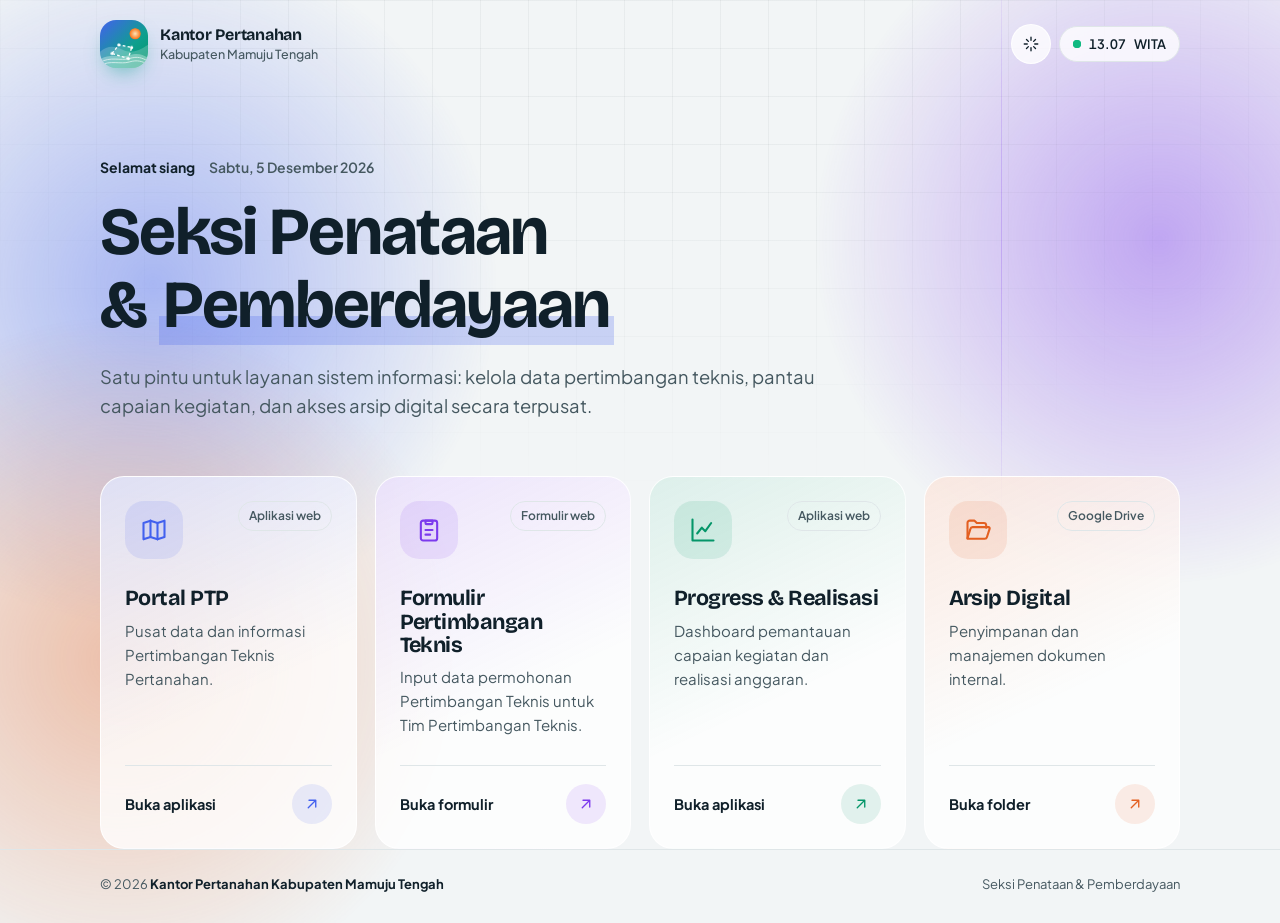
<file: seksi3-hub/index3.html>
<!DOCTYPE html>
<html lang="id">

<head>
  <meta charset="UTF-8">
  <meta name="viewport" content="width=device-width, initial-scale=1, viewport-fit=cover">
  <title>Portal Seksi Penataan & Pemberdayaan | Kantah Kab Mamuju Tengah</title>
  <meta name="description"
    content="Portal layanan terpadu Seksi Penataan dan Pemberdayaan, Kantor Pertanahan Kabupaten Mamuju Tengah: pertimbangan teknis, pemantauan realisasi, dan arsip digital.">
  <meta name="theme-color" content="#f2f5f6" media="(prefers-color-scheme: light)">
  <meta name="theme-color" content="#0c1216" media="(prefers-color-scheme: dark)">
  <link rel="icon"
    href="data:image/svg+xml,%3Csvg xmlns='http://www.w3.org/2000/svg' viewBox='0 0 100 100'%3E%3Ctext y='.9em' font-size='90'%3E%F0%9F%8F%9B%EF%B8%8F%3C/text%3E%3C/svg%3E">
  <link rel="preconnect" href="https://fonts.googleapis.com">
  <link rel="preconnect" href="https://fonts.gstatic.com" crossorigin>
  <link
    href="https://fonts.googleapis.com/css2?family=Bricolage+Grotesque:opsz,wght@12..96,600;12..96,700&family=Plus+Jakarta+Sans:wght@400;500;600;700&display=swap"
    rel="stylesheet">
  <style>
    :root {
      --glass: rgba(255, 255, 255, .78);
      --glass-line: rgba(255, 255, 255, .85);
      --a: .42;
      --bg: #f2f5f6;
      --card: #fff;
      --line: #dfe6e8;
      --ink: #10202a;
      --mut: #455860;
      --grid: rgba(16, 32, 42, .045)
    }

    @media(prefers-color-scheme:dark) {
      :root {
        --glass: rgba(19, 27, 33, .7);
        --glass-line: rgba(255, 255, 255, .09);
        --a: .34;
        --bg: #0c1216;
        --card: #131b21;
        --line: #233038;
        --ink: #eaf1f0;
        --mut: #8fa1a6;
        --grid: rgba(255, 255, 255, .04)
      }
    }

    * {
      box-sizing: border-box;
      margin: 0
    }

    html {
      -webkit-text-size-adjust: 100%
    }

    body {
      min-height: 100vh;
      min-height: 100dvh;
      display: flex;
      flex-direction: column;
      font: 16px/1.6 'Plus Jakarta Sans', system-ui, sans-serif;
      color: var(--ink);
      background: var(--bg);
      -webkit-font-smoothing: antialiased
    }

    ::selection {
      background: #4361EE;
      color: #fff
    }

    h1,
    h2 {
      font-family: 'Bricolage Grotesque', 'Plus Jakarta Sans', sans-serif;
      letter-spacing: -.025em;
      line-height: 1.08
    }

    .sr {
      position: absolute;
      width: 1px;
      height: 1px;
      overflow: hidden;
      clip: rect(0 0 0 0);
      white-space: nowrap
    }

    svg.i {
      width: 1em;
      height: 1em;
      fill: none;
      stroke: currentColor;
      stroke-width: 1.8;
      stroke-linecap: round;
      stroke-linejoin: round;
      flex: none
    }

    /* Latar: grid halus + dua cahaya lembut */
    .bg {
      position: fixed;
      inset: 0;
      z-index: -1;
      pointer-events: none;
      overflow: hidden;
      background-image: linear-gradient(90deg, var(--grid) 1px, transparent 1px), linear-gradient(var(--grid) 1px, transparent 1px);
      background-size: 48px 48px;
      -webkit-mask-image: radial-gradient(ellipse 80% 70% at 50% 0, #000 30%, transparent 80%);
      mask-image: radial-gradient(ellipse 80% 70% at 50% 0, #000 30%, transparent 80%)
    }

    .aurora {
      position: fixed;
      inset: -12%;
      z-index: -2;
      pointer-events: none;
      transform: translate3d(var(--px, 0px), var(--py, 0px), 0);
      transition: transform .9s cubic-bezier(.2, .8, .2, 1)
    }

    .blob {
      position: absolute;
      width: min(78vw, 740px);
      aspect-ratio: 1;
      border-radius: 50%;
      background: radial-gradient(circle, rgb(var(--c)/calc(var(--m, 1)*var(--a))) 0, transparent 66%);
      will-change: transform;
      animation: fa var(--t, 20s) ease-in-out infinite alternate
    }

    .b1 {
      --c: 67 97 238;
      top: 2%;
      left: -4%
    }

    .b2 {
      --c: 124 58 237;
      top: -2%;
      right: -6%;
      --t: 26s;
      animation-name: fb
    }

    .b3 {
      --c: 5 150 105;
      top: 40%;
      left: 32%;
      --t: 23s;
      animation-name: fc;
      width: min(62vw, 560px)
    }

    .b4 {
      --c: 227 95 33;
      bottom: -2%;
      left: -6%;
      --t: 29s;
      animation-name: fb;
      --m: .85
    }

    .b5 {
      --c: 67 97 238;
      bottom: -6%;
      right: -4%;
      --t: 21s;
      animation-name: fa;
      --m: .8
    }

    /* Top bar */
    .wrap {
      width: 100%;
      max-width: 1120px;
      margin: 0 auto;
      padding: 0 20px
    }

    .bar {
      display: flex;
      align-items: center;
      justify-content: space-between;
      gap: 12px;
      padding-top: max(20px, env(safe-area-inset-top))
    }

    .brand {
      display: flex;
      align-items: center;
      gap: 12px;
      min-width: 0
    }

    .logo {
      display: block;
      width: 48px;
      height: 48px;
      border-radius: 16px;
      flex: none;
      box-shadow: 0 10px 22px -10px rgba(14, 159, 142, .75), 0 0 0 1px rgba(255, 255, 255, .35) inset;
      animation: logoin .9s cubic-bezier(.3, 1.5, .5, 1) both;
      transition: transform .45s cubic-bezier(.3, 1.6, .5, 1)
    }

    .logo svg {
      display: block;
      width: 100%;
      height: 100%;
      border-radius: inherit
    }

    .brand:hover .logo {
      transform: rotate(-6deg) scale(1.08)
    }

    .sun {
      transform-box: fill-box;
      transform-origin: center;
      animation: sun 5s ease-in-out infinite alternate;
      transition: transform .6s cubic-bezier(.3, 1.4, .5, 1)
    }

    .halo {
      transform-box: fill-box;
      transform-origin: center;
      animation: halo 2.8s ease-out infinite
    }

    .parcel {
      stroke-dasharray: 3.2 2.6;
      animation: flow 1.8s linear infinite
    }

    .brand:hover .parcel {
      animation-duration: .6s
    }

    .brand:hover .sun {
      transform: translateY(-3px) scale(1.12)
    }

    .pts circle {
      transform-box: fill-box;
      transform-origin: center;
      animation: pop .5s cubic-bezier(.3, 1.7, .5, 1) both
    }

    .pts circle:nth-child(1) {
      animation-delay: .5s
    }

    .pts circle:nth-child(2) {
      animation-delay: .62s
    }

    .pts circle:nth-child(3) {
      animation-delay: .74s
    }

    .pts circle:nth-child(4) {
      animation-delay: .86s
    }

    .word b {
      display: block;
      font: 700 16px/1.15 'Bricolage Grotesque', 'Plus Jakarta Sans', sans-serif;
      letter-spacing: -.015em
    }

    .word span {
      display: block;
      margin-top: 2px;
      font-size: 12.5px;
      font-weight: 500;
      color: var(--mut);
      line-height: 1.2
    }

    .clock {
      display: inline-flex;
      align-items: center;
      gap: 8px;
      padding: 7px 13px;
      border: 1px solid var(--line);
      border-radius: 99px;
      background: var(--glass);
      font-size: 13px;
      font-weight: 600;
      font-variant-numeric: tabular-nums;
      white-space: nowrap
    }

    .live {
      position: relative;
      width: 8px;
      height: 8px;
      border-radius: 50%;
      background: #10b981
    }

    .live::after {
      content: "";
      position: absolute;
      inset: 0;
      border-radius: 50%;
      background: inherit;
      animation: ping 1.8s cubic-bezier(0, 0, .2, 1) infinite
    }

    /* Hero */
    main {
      flex: 1;
      padding-bottom: 40px
    }

    .hero {
      padding: clamp(40px, 9vw, 88px) 0 clamp(32px, 6vw, 56px)
    }

    .greet {
      display: flex;
      flex-wrap: wrap;
      gap: 6px 14px;
      align-items: center;
      margin-bottom: 18px;
      font-size: 14px;
      font-weight: 600;
      color: var(--mut)
    }

    .greet b {
      color: var(--ink)
    }

    .hero h1 {
      font-size: clamp(2.3rem, 7vw, 4.2rem);
      max-width: 15ch;
      text-wrap: balance
    }

    .hero h1 span {
      background: linear-gradient(transparent 64%, rgba(67, 97, 238, .24) 64%);
      padding: 0 .06em
    }

    .lead {
      margin-top: 20px;
      max-width: 56ch;
      color: var(--mut);
      font-size: clamp(1rem, 2.4vw, 1.15rem)
    }

    /* Kartu aplikasi */
    .grid {
      display: grid;
      grid-template-columns: minmax(0, 1fr);
      gap: 16px
    }

    .card {
      --mx: 50%;
      --my: 0%;
      position: relative;
      isolation: isolate;
      display: flex;
      flex-direction: column;
      padding: 24px;
      border-radius: 24px;
      background: linear-gradient(155deg, rgb(var(--ac)/.13), transparent 58%), var(--glass);
      border: 1px solid var(--glass-line);
      color: inherit;
      text-decoration: none;
      overflow: hidden;
      -webkit-tap-highlight-color: transparent;
      transition: transform .4s cubic-bezier(.2, .8, .2, 1), border-color .25s, box-shadow .4s
    }

    .card::before {
      content: "";
      position: absolute;
      inset: 0;
      z-index: -1;
      opacity: 0;
      transition: opacity .3s;
      background: radial-gradient(460px circle at var(--mx) var(--my), rgb(var(--ac)/.15), transparent 60%)
    }

    .card:hover,
    .card:focus-visible {
      transform: translateY(-5px);
      border-color: rgb(var(--ac)/.55);
      box-shadow: 0 22px 44px -22px rgb(var(--ac)/.5)
    }

    .card:hover::before,
    .card:focus-visible::before {
      opacity: 1
    }

    .card:active {
      transform: translateY(-1px) scale(.99)
    }

    .card:focus-visible {
      outline: 3px solid rgb(var(--ac)/.55);
      outline-offset: 3px
    }

    .top {
      display: flex;
      justify-content: space-between;
      align-items: flex-start;
      gap: 12px;
      margin-bottom: 28px
    }

    .chip {
      width: 58px;
      height: 58px;
      border-radius: 19px;
      display: grid;
      place-items: center;
      font-size: 28px;
      background: rgb(var(--ac)/.11);
      color: rgb(var(--ac));
      transition: transform .45s cubic-bezier(.3, 1.6, .5, 1)
    }

    .card:hover .chip {
      transform: rotate(-7deg) scale(1.08)
    }

    .meta {
      display: flex;
      flex-direction: column;
      align-items: flex-end;
      gap: 6px
    }

    .tag {
      display: inline-flex;
      align-items: center;
      gap: 6px;
      padding: 4px 10px;
      border: 1px solid var(--line);
      border-radius: 99px;
      font-size: 12px;
      font-weight: 600;
      color: var(--mut)
    }

    .last {
      padding: 3px 9px;
      border-radius: 99px;
      background: rgb(var(--ac)/.12);
      color: rgb(var(--ac));
      font-size: 11.5px;
      font-weight: 700;
      animation: pop .4s cubic-bezier(.3, 1.6, .5, 1)
    }

    .card h2 {
      font-size: 1.5rem;
      margin-bottom: 8px
    }

    .card p {
      flex: 1;
      color: var(--mut);
      font-size: 15px
    }

    .foot {
      display: flex;
      align-items: center;
      justify-content: space-between;
      margin-top: 28px;
      padding-top: 18px;
      border-top: 1px solid var(--line);
      font-size: 14.5px;
      font-weight: 700
    }

    .go {
      width: 40px;
      height: 40px;
      border-radius: 50%;
      display: grid;
      place-items: center;
      font-size: 18px;
      background: rgb(var(--ac)/.11);
      color: rgb(var(--ac));
      transition: background .25s, color .25s, transform .35s cubic-bezier(.3, 1.4, .5, 1)
    }

    .card:hover .go,
    .card:focus-visible .go {
      background: rgb(var(--ac));
      color: #fff;
      transform: rotate(45deg)
    }

    footer {
      padding: 24px 0 max(28px, env(safe-area-inset-bottom));
      border-top: 1px solid var(--line)
    }

    footer .wrap {
      display: flex;
      flex-wrap: wrap;
      justify-content: space-between;
      gap: 6px 24px;
      font-size: 13px;
      color: var(--mut)
    }

    footer b {
      color: var(--ink)
    }

    .gl #gl {
      display: block
    }

    .gl .aurora,
    .gl .bg {
      display: none
    }

    #gl {
      display: none;
      position: fixed;
      inset: 0;
      width: 100%;
      height: 100%;
      z-index: -2;
      pointer-events: none
    }

    .hq .card {
      -webkit-backdrop-filter: blur(14px) saturate(1.5);
      backdrop-filter: blur(14px) saturate(1.5)
    }

    .hq .clock,
    .hq .fx {
      -webkit-backdrop-filter: blur(12px);
      backdrop-filter: blur(12px)
    }

    html:not(.gl) .b3,
    html:not(.gl) .b5 {
      display: none
    }

    .fxoff .blob {
      animation: none
    }

    .tools {
      position: relative;
      display: flex;
      align-items: center;
      gap: 8px
    }

    .note {
      position: absolute;
      right: 0;
      top: 50px;
      z-index: 30;
      width: min(250px, 80vw);
      padding: 10px 13px;
      border-radius: 14px;
      background: var(--glass);
      border: 1px solid var(--glass-line);
      box-shadow: 0 14px 30px -14px rgba(16, 32, 42, .45);
      font-size: 12.5px;
      line-height: 1.45;
      color: var(--ink);
      animation: fade .4s both
    }

    @keyframes fade {
      from {
        opacity: 0;
        transform: translateY(-6px)
      }
    }

    .fx {
      position: relative;
      width: 40px;
      height: 40px;
      border-radius: 50%;
      border: 1px solid var(--glass-line);
      background: var(--glass);
      color: var(--ink);
      display: grid;
      place-items: center;
      font-size: 18px;
      cursor: pointer;
      transition: transform .3s, opacity .25s
    }

    .fx:hover {
      transform: rotate(35deg)
    }

    .fx[aria-pressed=false] {
      opacity: .55
    }

    .fx[aria-pressed=false]::after {
      content: "";
      position: absolute;
      width: 22px;
      height: 2px;
      border-radius: 1px;
      background: currentColor;
      transform: rotate(-45deg)
    }

    .rise {
      animation: rise .85s cubic-bezier(.2, .8, .2, 1) both;
      animation-delay: calc(var(--i, 0)*.09s)
    }

    @keyframes rise {
      from {
        opacity: 0;
        transform: translateY(22px)
      }
    }

    @keyframes logoin {
      from {
        opacity: 0;
        transform: scale(.5) rotate(-14deg)
      }
    }

    @keyframes sun {
      to {
        transform: translateY(-2.5px)
      }
    }

    @keyframes halo {
      0% {
        transform: scale(.8);
        opacity: .7
      }

      100% {
        transform: scale(2.3);
        opacity: 0
      }
    }

    @keyframes flow {
      to {
        stroke-dashoffset: -5.8
      }
    }

    @keyframes pop {
      from {
        transform: scale(.4);
        opacity: 0
      }
    }

    @keyframes ping {

      75%,
      100% {
        transform: scale(2.6);
        opacity: 0
      }
    }

    @keyframes fa {
      0% {
        transform: translate3d(0, 0, 0) scale(1)
      }

      50% {
        transform: translate3d(10vw, 8vh, 0) scale(1.18)
      }

      100% {
        transform: translate3d(20vw, -4vh, 0) scale(.92)
      }
    }

    @keyframes fb {
      0% {
        transform: translate3d(0, 0, 0) scale(1.1)
      }

      50% {
        transform: translate3d(-12vw, 10vh, 0) scale(.9)
      }

      100% {
        transform: translate3d(-4vw, 18vh, 0) scale(1.2)
      }
    }

    @keyframes fc {
      0% {
        transform: translate3d(-8vw, 0, 0) scale(.9)
      }

      50% {
        transform: translate3d(6vw, -12vh, 0) scale(1.2)
      }

      100% {
        transform: translate3d(14vw, 6vh, 0) scale(1)
      }
    }

    @media(min-width:640px) {
      .grid {
        grid-template-columns: repeat(2, minmax(0, 1fr));
        gap: 20px
      }

      .card {
        padding: 28px
      }
    }

    @media(min-width:1100px) {
      .grid {
        grid-template-columns: repeat(4, minmax(0, 1fr));
        gap: 18px
      }

      .card {
        padding: 24px
      }

      .card h2 {
        font-size: 1.35rem
      }
    }

    @media(max-width:420px) {
      .word span {
        display: none
      }

      .clock .z {
        display: none
      }
    }

    @media(prefers-reduced-motion:reduce) {

      html:not(.fxon) *,
      html:not(.fxon) *::before,
      html:not(.fxon) *::after {
        animation: none !important;
        transition-duration: .01ms !important
      }

      html:not(.fxon) .rise {
        opacity: 1;
        transform: none
      }
    }
  </style>
  <script>try { if (localStorage.getItem('portal:fx') === 'on') document.documentElement.classList.add('fxon') } catch (e) { }</script>
</head>

<body>
  <div class="aurora" aria-hidden="true"><i class="blob b1"></i><i class="blob b2"></i><i class="blob b3"></i><i
      class="blob b4"></i><i class="blob b5"></i></div>
  <div class="bg" aria-hidden="true"></div>

  <div class="wrap">
    <div class="bar rise">
      <div class="brand">
        <i class="logo" aria-hidden="true">
          <svg viewBox="0 0 56 56">
            <defs>
              <linearGradient id="lg" x1="0" y1="0" x2="1" y2="1">
                <stop offset="0" stop-color="#4361EE" />
                <stop offset=".6" stop-color="#0E9F8E" />
                <stop offset="1" stop-color="#059669" />
              </linearGradient>
              <radialGradient id="ls" cx=".5" cy=".5" r=".5">
                <stop offset="0" stop-color="#FFE3B8" />
                <stop offset="1" stop-color="#F97316" />
              </radialGradient>
            </defs>
            <rect width="56" height="56" fill="url(#lg)" />
            <circle class="halo" cx="41" cy="16" r="6" fill="#FDBA74" opacity=".6" />
            <circle class="sun" cx="41" cy="16" r="6.5" fill="url(#ls)" />
            <path d="M0 37C10 28 19 31 27 35S45 37 56 29V56H0z" fill="#fff" opacity=".2" />
            <path d="M0 46C12 38 24 44 34 41S49 40 56 44V56H0z" fill="#fff" opacity=".32" />
            <g fill="none" stroke="#fff" stroke-linecap="round" stroke-width="1.1" opacity=".65">
              <path d="M0 49.500C12 42 24 48 34 45S49 44 56 48" />
              <path d="M0 53C12 46.500 24 52 34 49S49 48.500 56 51.500" />
            </g>
            <path class="parcel" d="M14 39 22 29 37 32 33 45z" fill="rgba(255,255,255,.16)" stroke="#fff"
              stroke-width="1.5" stroke-linejoin="round" />
            <g class="pts" fill="#fff">
              <circle cx="14" cy="39" r="1.8" />
              <circle cx="22" cy="29" r="1.8" />
              <circle cx="37" cy="32" r="1.8" />
              <circle cx="33" cy="45" r="1.8" />
            </g>
          </svg>
        </i>
        <div class="word"><b>Kantor Pertanahan</b><span>Kabupaten Mamuju Tengah</span></div>
      </div>
      <div class="tools">
        <div class="note" id="fxnote" role="status" hidden>Animasi sedang dimatikan oleh pengaturan sistem (Windows).
          Tekan tombol ini untuk menyalakannya.</div>
        <button type="button" class="fx" id="fx" aria-pressed="true" aria-label="Animasi latar: aktif"
          title="Animasi latar"><svg class="i" viewBox="0 0 24 24">
            <path
              d="M12 3v4M12 17v4M3 12h4M17 12h4M6 6l2.500 2.500M15.500 15.500 18 18M18 6l-2.500 2.500M8.500 15.500 6 18" />
          </svg></button>
        <div class="clock" aria-label="Waktu setempat"><i class="live"></i><span id="time">--.--</span><span
            class="z">WITA</span></div>
      </div>
    </div>
  </div>

  <main class="wrap">
    <section class="hero">
      <p class="greet rise" style="--i:1"><b id="hello">Selamat datang</b><span id="date"></span></p>
      <h1 class="rise" style="--i:2">Seksi Penataan &amp; <span>Pemberdayaan</span></h1>
      <p class="lead rise" style="--i:3">Satu pintu untuk layanan sistem informasi: kelola data pertimbangan teknis,
        pantau capaian kegiatan, dan akses arsip digital secara terpusat.</p>
    </section>

    <nav class="grid" aria-label="Aplikasi">
      <a class="card rise" style="--i:4;--ac:67 97 238" data-k="ptp" target="_blank" rel="noopener noreferrer"
        href="https://script.google.com/macros/s/AKfycbyMWhk7sa-hIj6ppu5guZ3pNMP_VB-8lYCzqACk9oeIMRiECPD7nIl0jMxEDxS_S161/exec">
        <div class="top">
          <span class="chip"><svg class="i" viewBox="0 0 24 24">
              <path d="M9 4 3 6v14l6-2 6 2 6-2V4l-6 2z" />
              <path d="M9 4v14M15 6v14" />
            </svg></span>
          <div class="meta"><span class="tag">Aplikasi web</span><span class="last" hidden>Terakhir dibuka</span></div>
        </div>
        <h2>Portal PTP</h2>
        <p>Pusat data dan informasi Pertimbangan Teknis Pertanahan.</p>
        <div class="foot"><span>Buka aplikasi<span class="sr"> (tab baru)</span></span><span class="go"><svg class="i"
              viewBox="0 0 24 24">
              <path d="M7 17 17 7M8 7h9v9" />
            </svg></span></div>
      </a>

      <!-- GANTI href di bawah dengan URL web app Formulir Pertimbangan Teknis -->
      <a class="card rise" style="--i:5;--ac:124 58 237" data-k="formulir" target="_blank" rel="noopener noreferrer"
        href="#">
        <div class="top">
          <span class="chip"><svg class="i" viewBox="0 0 24 24">
              <rect x="5" y="4" width="14" height="17" rx="2" />
              <path d="M9 4h6v2a1 1 0 0 1-1 1h-4a1 1 0 0 1-1-1zM9 12h6M9 16h4" />
            </svg></span>
          <div class="meta"><span class="tag">Formulir web</span><span class="last" hidden>Terakhir dibuka</span></div>
        </div>
        <h2>Formulir Pertimbangan Teknis</h2>
        <p>Input data permohonan Pertimbangan Teknis untuk Tim Pertimbangan Teknis.</p>
        <div class="foot"><span>Buka formulir<span class="sr"> (tab baru)</span></span><span class="go"><svg class="i"
              viewBox="0 0 24 24">
              <path d="M7 17 17 7M8 7h9v9" />
            </svg></span></div>
      </a>

      <a class="card rise" style="--i:6;--ac:5 150 105" data-k="progress" target="_blank" rel="noopener noreferrer"
        href="https://script.google.com/macros/s/AKfycbxpGl52XGHDF4EKBLpKZo-t9g0PAliISScutpE7ghm_gYAbRsJZuar76Q28HhFMwcM9Wg/exec">
        <div class="top">
          <span class="chip"><svg class="i" viewBox="0 0 24 24">
              <path d="M3 3v18h18" />
              <path d="m7 15 4-5 3 3 5-7" />
            </svg></span>
          <div class="meta"><span class="tag">Aplikasi web</span><span class="last" hidden>Terakhir dibuka</span></div>
        </div>
        <h2>Progress &amp; Realisasi</h2>
        <p>Dashboard pemantauan capaian kegiatan dan realisasi anggaran.</p>
        <div class="foot"><span>Buka aplikasi<span class="sr"> (tab baru)</span></span><span class="go"><svg class="i"
              viewBox="0 0 24 24">
              <path d="M7 17 17 7M8 7h9v9" />
            </svg></span></div>
      </a>

      <a class="card rise" style="--i:7;--ac:227 95 33" data-k="arsip" target="_blank" rel="noopener noreferrer"
        href="https://drive.google.com/drive/folders/1M0gh3-Ttj9FpfS8m6Fu6e8Nh2B4kLyZd?usp=drive_link">
        <div class="top">
          <span class="chip"><svg class="i" viewBox="0 0 24 24">
              <path d="M3 19V6a2 2 0 0 1 2-2h4l2 2h6a2 2 0 0 1 2 2v2" />
              <path d="m3 19 2.5-8a2 2 0 0 1 2-1.5H21a1 1 0 0 1 1 1.3L19.700 18a2 2 0 0 1-1.900 1.500H3z" />
            </svg></span>
          <div class="meta"><span class="tag">Google Drive</span><span class="last" hidden>Terakhir dibuka</span></div>
        </div>
        <h2>Arsip Digital</h2>
        <p>Penyimpanan dan manajemen dokumen internal.</p>
        <div class="foot"><span>Buka folder<span class="sr"> (tab baru)</span></span><span class="go"><svg class="i"
              viewBox="0 0 24 24">
              <path d="M7 17 17 7M8 7h9v9" />
            </svg></span></div>
      </a>
    </nav>
  </main>

  <footer>
    <div class="wrap"><span>&copy; <span id="yr"></span> <b>Kantor Pertanahan Kabupaten Mamuju
          Tengah</b></span><span>Seksi Penataan &amp; Pemberdayaan</span></div>
  </footer>

  <script>
    const $ = (s, r = document) => r.querySelector(s), $$ = (s, r = document) => [...r.querySelectorAll(s)];
    $('#yr').textContent = new Date().getFullYear();

    // Salam, tanggal, dan jam (WITA)
    const tz = 'Asia/Makassar';
    function tick() {
      const d = new Date();
      const h = +new Intl.DateTimeFormat('id-ID', { timeZone: tz, hour: 'numeric', hour12: false }).format(d) % 24;
      $('#time').textContent = new Intl.DateTimeFormat('id-ID', { timeZone: tz, hour: '2-digit', minute: '2-digit', hour12: false }).format(d).replace(':', '.');
      $('#hello').textContent = 'Selamat ' + (h >= 5 && h < 11 ? 'pagi' : h >= 11 && h < 15 ? 'siang' : h >= 15 && h < 18 ? 'sore' : 'malam');
      $('#date').textContent = new Intl.DateTimeFormat('id-ID', { timeZone: tz, weekday: 'long', day: 'numeric', month: 'long', year: 'numeric' }).format(d);
    }
    tick(); setInterval(tick, 20000);

    // Kartu: cahaya mengikuti kursor, memori "terakhir dibuka", latar bergeser halus mengikuti kursor
    const cards = $$('.card');
    let last = null; try { last = localStorage.getItem('portal:last') } catch (e) { }
    cards.forEach(c => {
      if (c.dataset.k === last) $('.last', c).hidden = false;
      c.addEventListener('pointermove', e => {
        const r = c.getBoundingClientRect();
        c.style.setProperty('--mx', (e.clientX - r.left) + 'px'); c.style.setProperty('--my', (e.clientY - r.top) + 'px');
      });
      c.addEventListener('click', () => {
        try { localStorage.setItem('portal:last', c.dataset.k) } catch (e) { }
        $$('.last').forEach(l => l.hidden = true); $('.last', c).hidden = false;
      });
    });
    if (matchMedia('(pointer:fine)').matches) {
      let raf; const root = document.documentElement.style;
      addEventListener('pointermove', e => {
        cancelAnimationFrame(raf); raf = requestAnimationFrame(() => {
          root.setProperty('--px', ((e.clientX / innerWidth - .5) * -60).toFixed(1) + 'px');
          root.setProperty('--py', ((e.clientY / innerHeight - .5) * -60).toFixed(1) + 'px');
        });
      }, { passive: true });
    }

    // Latar WebGL adaptif: kualitas diturunkan otomatis bila perangkat kurang kuat, dan beralih ke latar CSS bila perlu
    const FX = (function () {
      const root = document.documentElement, dark = matchMedia('(prefers-color-scheme: dark)');
      const BODY = `
uniform vec2 uRes,uM,uC; uniform float uT,uDark,uAge,uS;
#ifdef LITE
#define OCT 2
#else
#define OCT 3
#endif
uniform sampler2D uN;
float noise(vec2 p){vec2 i=floor(p),f=fract(p);f=f*f*(3.-2.*f);return texture2D(uN,(i+f+.5)/256.).r;}
float fbm(vec2 p){float v=0.,a=.5;for(int i=0;i<OCT;i++){v+=a*noise(p);p=p*2.03+vec2(17.,9.);a*=.5;}return v;}
#ifndef LITE
float fbm4(vec2 p){float v=0.,a=.5;for(int i=0;i<4;i++){v+=a*noise(p);p=p*2.03+vec2(17.,9.);a*=.5;}return v;}
#endif
void main(){
  vec2 uv=gl_FragCoord.xy/uRes; float asp=uRes.x/uRes.y;
  vec2 p=vec2(uv.x*asp,uv.y), m=vec2(uM.x*asp,uM.y);
  float t=uT*.045, d=distance(p,m);
  vec2 q=vec2(fbm(p*1.1+vec2(t*2.,0.)),fbm(p*1.1+vec2(5.2,1.3)-t*1.6));
  vec3 col=mix(vec3(.26,.38,.93),vec3(.49,.23,.93),smoothstep(.25,.65,fbm(p*.9+q*1.7+t)));
  col=mix(col,vec3(.02,.59,.41),smoothstep(.5,.85,fbm(p*1.2-q*1.5+3.+t))*.9);
  col=mix(col,vec3(.89,.37,.13),smoothstep(.58,.9,fbm(p+q.yx*1.4+7.-t))*.8);
  vec3 base=mix(vec3(.945,.96,.965),vec3(.047,.07,.086),uDark);
  float k=mix(.25,.31,uDark)*(.75+.5*smoothstep(.2,1.1,length(uv-vec2(.5,.55))));
  vec3 o=mix(base,col,k);
  o=mix(o,col,.2*exp(-d*d*9.));
  #ifndef LITE
  vec2 c=vec2(uC.x*asp,uC.y); float rc=distance(p,c);
  float h=fbm4(p*1.5+vec2(t,-t*.6));
  h+=.2*exp(-d*d*12.);
  float rr=rc-uAge*.55;
  h+=.12*exp(-rr*rr*160.)*exp(-uAge*1.6);
  float lv=h*13.;
  #ifdef GL_OES_standard_derivatives
  float fw=max(fwidth(lv),.0005);
  #else
  float fw=.06;
  #endif
  float l1=1.-smoothstep(fw*.5,fw*1.5,abs(fract(lv)-.5));
  float fw5=fw/5.;
  float l5=1.-smoothstep(fw5*.9,fw5*2.4,abs(fract(lv/5.)-.5));
  vec3 lc=mix(vec3(.06,.13,.17),vec3(1.),uDark);
  float boost=1.+1.6*exp(-d*d*7.);
  float ls=clamp(uS*1.6,.4,1.);
  o=mix(o,lc,clamp((l1*.09+l5*.15)*boost*ls,0.,.5));
  #endif
  gl_FragColor=vec4(o,1.);
}`;
      const head = lite => `#extension GL_OES_standard_derivatives : enable\n${lite ? '#define LITE\n' : ''}precision highp float;\n${BODY}`;
      let cv, gl, S, raf, on = false, progs = {};

      function prog(lite) {
        if (progs[lite]) return progs[lite];
        const sh = (t, src) => { const o = gl.createShader(t); gl.shaderSource(o, src); gl.compileShader(o); return gl.getShaderParameter(o, gl.COMPILE_STATUS) ? o : null; };
        const v = sh(gl.VERTEX_SHADER, 'attribute vec2 a;void main(){gl_Position=vec4(a,0.,1.);}'), f = sh(gl.FRAGMENT_SHADER, head(lite));
        if (!v || !f) return null;
        const p = gl.createProgram(); gl.attachShader(p, v); gl.attachShader(p, f); gl.linkProgram(p);
        if (!gl.getProgramParameter(p, gl.LINK_STATUS)) return null;
        const U = n => gl.getUniformLocation(p, n);
        return progs[lite] = { p, a: gl.getAttribLocation(p, 'a'), u: { n: U('uN'), s: U('uS'), r: U('uRes'), t: U('uT'), m: U('uM'), d: U('uDark'), c: U('uC'), g: U('uAge') } };
      }
      function use(lite) {
        const o = prog(lite); if (!o) return false;
        gl.useProgram(o.p); gl.uniform1i(o.u.n, 0); gl.enableVertexAttribArray(o.a); gl.vertexAttribPointer(o.a, 2, gl.FLOAT, false, 0, 0); S.pr = o; return true;
      }
      function resize() { // batas jumlah piksel: latar halus tidak perlu resolusi layar penuh
        const f = Math.min(Math.sqrt(S.budget / (innerWidth * innerHeight)), Math.min(devicePixelRatio || 1, 1.25)) * S.scale;
        cv.width = Math.max(2, Math.round(innerWidth * f)); cv.height = Math.max(2, Math.round(innerHeight * f));
        gl.viewport(0, 0, cv.width, cv.height);
        draw(S.t || 0); // gambar langsung agar tidak ada kedipan kosong
      }
      function draw(t) {
        S.t = t; const u = S.pr.u;
        gl.uniform2f(u.r, cv.width, cv.height); gl.uniform1f(u.t, t); gl.uniform2f(u.m, S.mx, S.my);
        gl.uniform1f(u.d, dark.matches ? 1 : 0); gl.uniform2f(u.c, S.cx, S.cy); gl.uniform1f(u.g, t - S.ct); gl.uniform1f(u.s, cv.width / innerWidth);
        gl.drawArrays(gl.TRIANGLES, 0, 3);
      }
      function slow() { // turunkan kualitas bertahap
        if (root.classList.contains('hq')) { root.classList.remove('hq'); S.noHq = true; return; }
        if (S.scale > .42) { S.cap = S.scale * .9; S.scale *= .8; resize(); return; }
        if (!S.lite && use(true)) { S.lite = true; S.cap = 1; S.scale = Math.min(1, S.scale * 1.6); resize(); return; }
        if (S.iv < 20) { S.iv = 32; return; }
        stop(); // tetap lambat: pakai latar CSS
      }
      function adapt(avg) {
        if (S.warm) { S.warm = 0; return; }
        const bad = S.iv > 20 ? 46 : 27, good = S.iv > 20 ? 36 : 22;
        if (avg > bad) { S.good = 0; slow(); return; }
        if (avg < good) {
          S.good++;
          if (!S.lite && !S.noHq && S.good >= 2 && !root.classList.contains('hq')) root.classList.add('hq'); // blur kaca hanya untuk perangkat kuat
          else if (S.good >= 8 && S.scale < S.cap) { S.scale = Math.min(S.cap, S.scale * 1.2); S.good = 0; resize(); } // naik lagi bila lancar
        }
      }
      function frame(now) {
        raf = requestAnimationFrame(frame);
        const dt = now - S.last; if (dt < S.iv) return; S.last = now;
        if (dt < 250) { S.acc += dt; S.n++; }
        if (S.n >= 45) { const avg = S.acc / S.n; S.acc = S.n = 0; adapt(avg); if (!on) return; }
        const t = (now - S.t0) / 1000, idle = now - S.lm > 2500;
        const tx = idle ? .5 + .32 * Math.sin(t * .23) : S.px, ty = idle ? .55 + .26 * Math.cos(t * .19) : S.py;
        S.mx += (tx - S.mx) * .06; S.my += (ty - S.my) * .06;
        draw(t);
      }
      const onMove = e => { S.px = e.clientX / innerWidth; S.py = 1 - e.clientY / innerHeight; S.lm = performance.now(); };
      const onDown = e => { onMove(e); S.cx = S.px; S.cy = S.py; S.ct = (performance.now() - S.t0) / 1000; };
      const onSize = () => { clearTimeout(S.rs); S.rs = setTimeout(resize, 120); };
      const onVis = () => { cancelAnimationFrame(raf); if (!document.hidden && on && S.anim) { S.last = performance.now(); raf = requestAnimationFrame(frame); } };
      const onLost = e => { e.preventDefault(); stop(); };

      function start(anim) {
        if (on || /[?&]bg=css/.test(location.search)) return; // ?bg=css memaksa latar CSS
        cv = document.createElement('canvas'); cv.id = 'gl'; cv.setAttribute('aria-hidden', 'true');
        gl = cv.getContext('webgl', { antialias: false, alpha: false, depth: false, stencil: false, powerPreference: 'low-power', failIfMajorPerformanceCaveat: true });
        if (!gl) return; // tanpa GPU yang layak -> latar CSS
        const dbg = gl.getExtension('WEBGL_debug_renderer_info'), gpu = dbg ? String(gl.getParameter(dbg.UNMASKED_RENDERER_WEBGL)) : '';
        if (/swiftshader|llvmpipe|software|basic render/i.test(gpu)) return;
        const pf = gl.getShaderPrecisionFormat(gl.FRAGMENT_SHADER, gl.HIGH_FLOAT);
        if (!pf || pf.precision < 23) return; // GPU tanpa presisi tinggi -> latar CSS
        gl.getExtension('OES_standard_derivatives'); progs = {};
        const nd = new Uint8Array(65536); let sd = 20260; // tekstur noise acak (deterministik)
        for (let i = 0; i < 65536; i++) { sd = (Math.imul(sd, 1664525) + 1013904223) >>> 0; nd[i] = sd >>> 24; }
        gl.activeTexture(gl.TEXTURE0); gl.bindTexture(gl.TEXTURE_2D, gl.createTexture()); gl.pixelStorei(gl.UNPACK_ALIGNMENT, 1);
        gl.texImage2D(gl.TEXTURE_2D, 0, gl.LUMINANCE, 256, 256, 0, gl.LUMINANCE, gl.UNSIGNED_BYTE, nd);
        gl.texParameteri(gl.TEXTURE_2D, gl.TEXTURE_WRAP_S, gl.REPEAT); gl.texParameteri(gl.TEXTURE_2D, gl.TEXTURE_WRAP_T, gl.REPEAT);
        gl.texParameteri(gl.TEXTURE_2D, gl.TEXTURE_MIN_FILTER, gl.LINEAR); gl.texParameteri(gl.TEXTURE_2D, gl.TEXTURE_MAG_FILTER, gl.LINEAR);
        const weak = (navigator.hardwareConcurrency || 4) <= 2 || (navigator.deviceMemory || 8) <= 2;
        S = { anim: anim, lite: weak, budget: !anim ? 3000000 : /intel.*(hd|uhd) graphics/i.test(gpu) ? 1000000 : 1350000, scale: 1, cap: 1, iv: 14, mx: .5, my: .55, px: .5, py: .55, cx: .5, cy: .5, ct: -99, lm: -1e9, t0: performance.now(), last: performance.now(), acc: 0, n: 0, warm: 1, good: 0, noHq: false, t: 0, pr: null };
        gl.bindBuffer(gl.ARRAY_BUFFER, gl.createBuffer());
        gl.bufferData(gl.ARRAY_BUFFER, new Float32Array([-1, -1, 3, -1, -1, 3]), gl.STATIC_DRAW);
        if (!use(S.lite) && !(S.lite = true, use(true))) return;
        document.body.prepend(cv); root.classList.add('gl'); on = true;
        addEventListener('pointermove', onMove, { passive: true }); addEventListener('pointerdown', onDown, { passive: true });
        addEventListener('resize', onSize); document.addEventListener('visibilitychange', onVis); cv.addEventListener('webglcontextlost', onLost);
        resize();
        if (anim) raf = requestAnimationFrame(frame); else draw(20); // mode statis: satu gambar saja
      }
      function stop() {
        if (!on) return; on = false; cancelAnimationFrame(raf);
        removeEventListener('pointermove', onMove); removeEventListener('pointerdown', onDown); removeEventListener('resize', onSize); document.removeEventListener('visibilitychange', onVis);
        cv.remove(); const x = gl.getExtension('WEBGL_lose_context'); if (x) x.loseContext();
        root.classList.remove('gl', 'hq');
      }
      return { start, stop };
    })();

    // Tombol animasi: default mengikuti pengaturan sistem, pilihan pengguna tersimpan
    (function () {
      const btn = $('#fx'), note = $('#fxnote'), root = document.documentElement;
      const sysOff = matchMedia('(prefers-reduced-motion: reduce)').matches;
      let saved = null; try { saved = localStorage.getItem('portal:fx'); } catch (e) { }
      let ani = saved ? saved === 'on' : !sysOff;
      function apply() {
        root.classList.toggle('fxoff', !ani);
        root.classList.toggle('fxon', ani && sysOff); // pengguna sengaja menyalakan walau sistem meminta animasi minimal
        btn.setAttribute('aria-pressed', ani); btn.setAttribute('aria-label', 'Animasi: ' + (ani ? 'aktif' : 'mati'));
        btn.title = ani ? 'Matikan animasi' : (sysOff && !saved ? 'Animasi dimatikan oleh pengaturan sistem. Klik untuk menyalakan' : 'Nyalakan animasi');
        FX.stop(); FX.start(ani);
      }
      btn.addEventListener('click', () => { ani = !ani; saved = ani ? 'on' : 'off'; note.hidden = true; try { localStorage.setItem('portal:fx', saved); } catch (e) { } apply(); });
      if (sysOff && !saved) { note.hidden = false; setTimeout(() => note.hidden = true, 9000); }
      apply();
    })();
  </script>
</body>

</html>
</file>
<file: web-geospatial/css/index.css>
body,
html,
#cesiumContainer {
  margin: 0;
  padding: 0;
  overflow: hidden;
  width: 100%;
  height: 100vh !important;
}

*,
body {
  box-sizing: border-box;
  margin: 0;
  padding: 0;
}

.h-100 {
  height: 100vh !important;
}

#dropdownBuildings {
  width: 200px;
  height: 30px;
  font-size: 14px;
}
</file>
